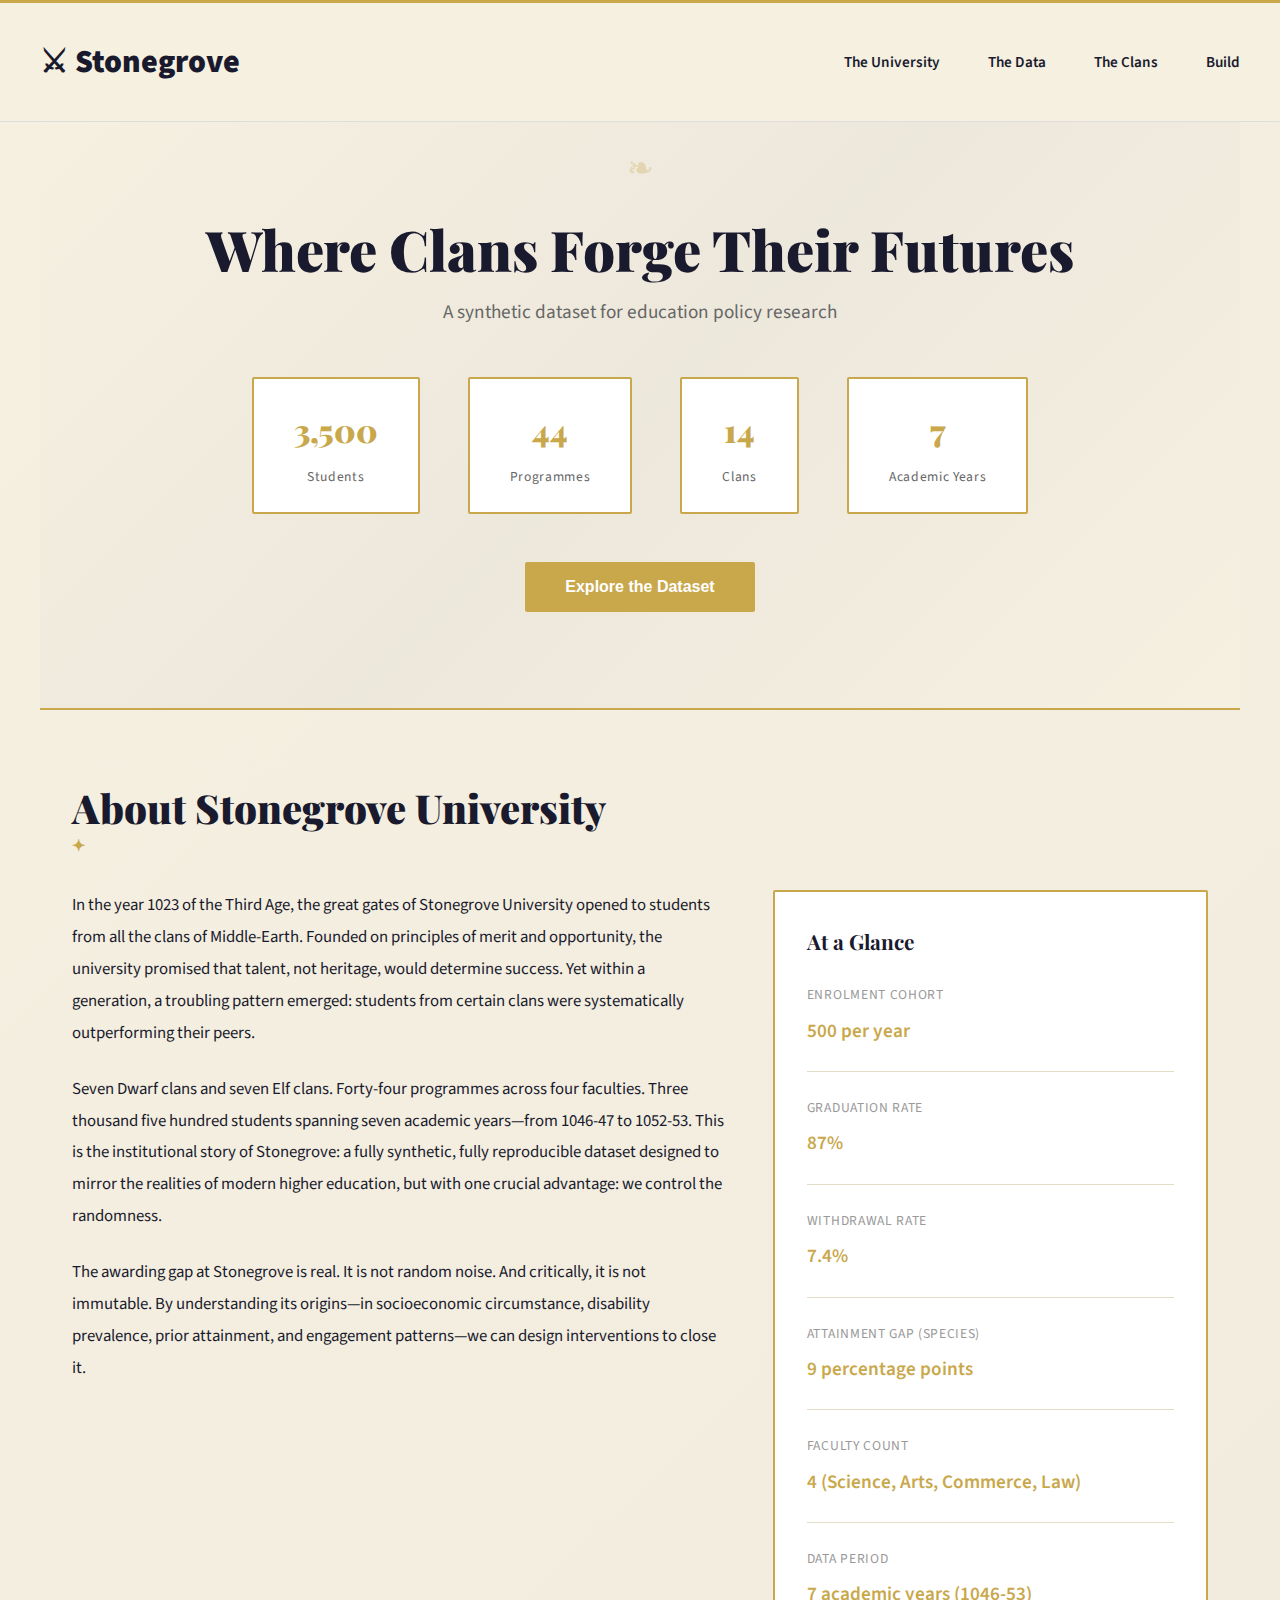
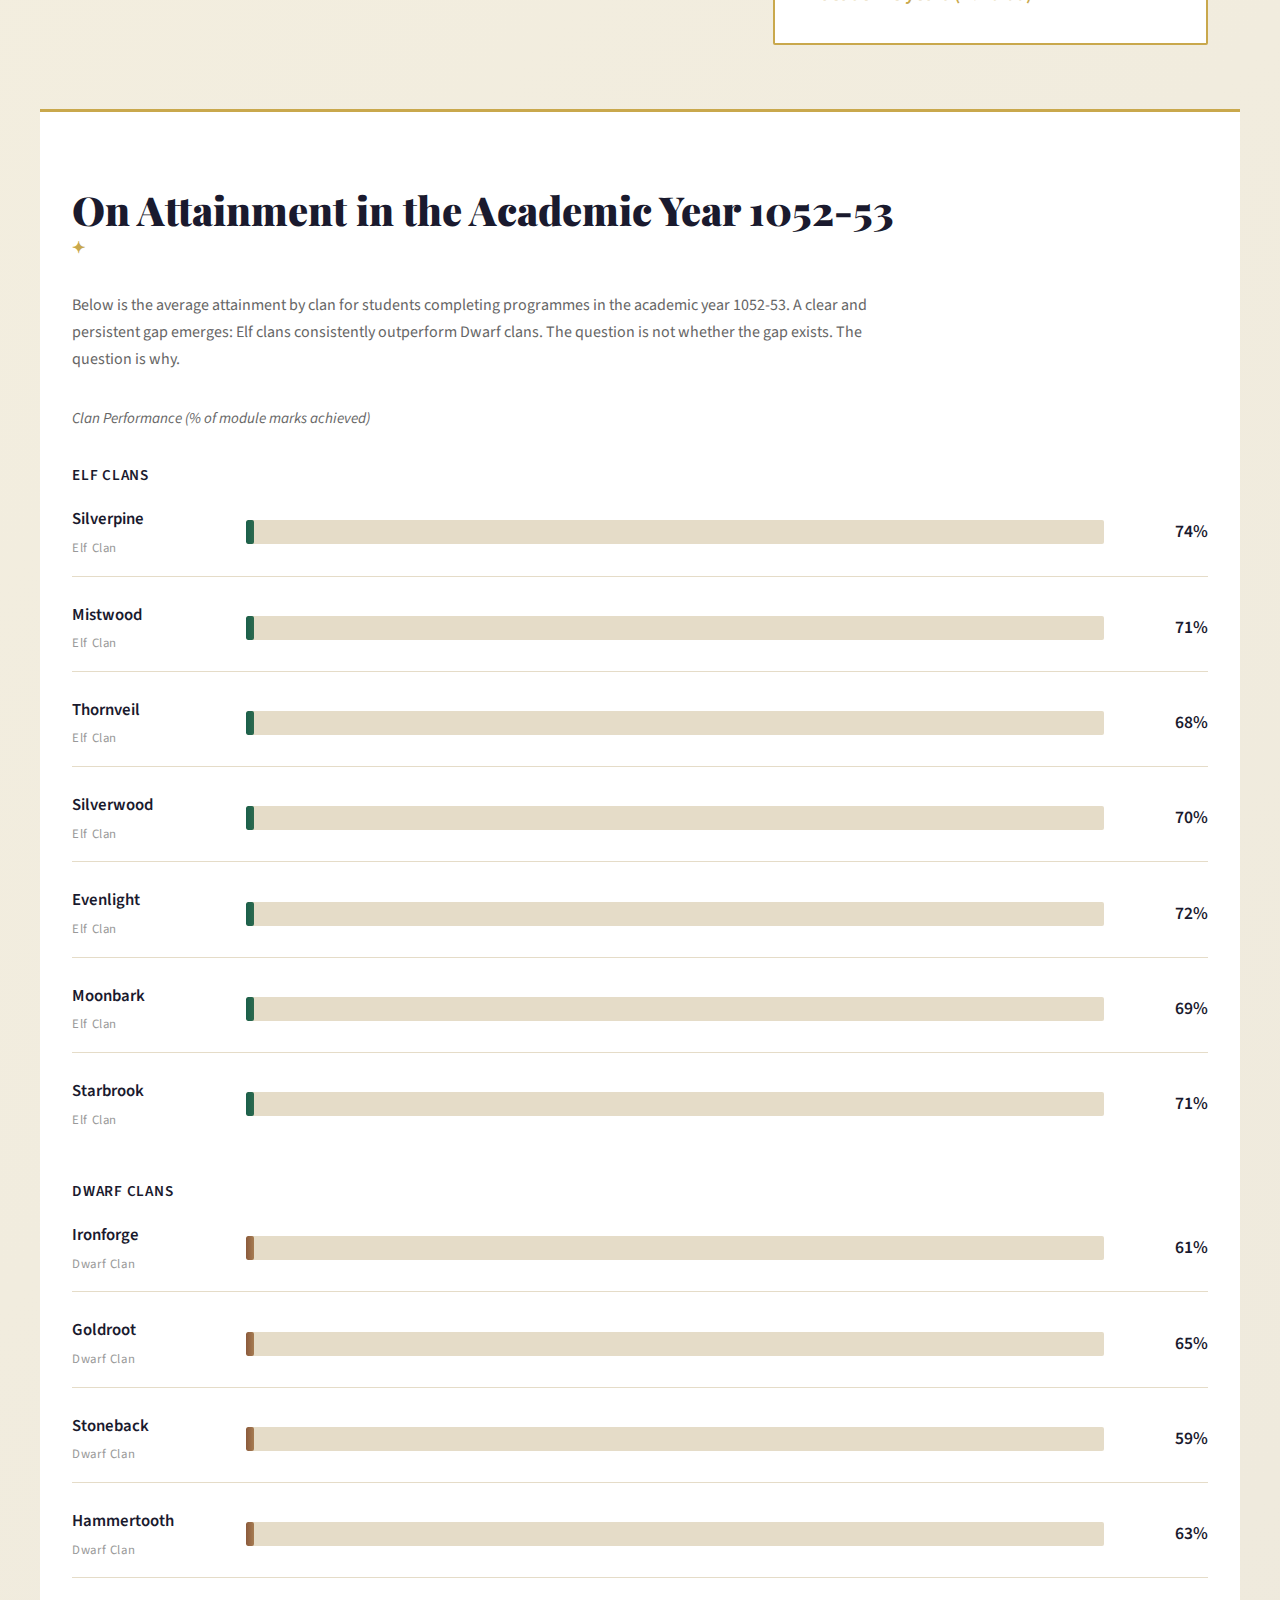
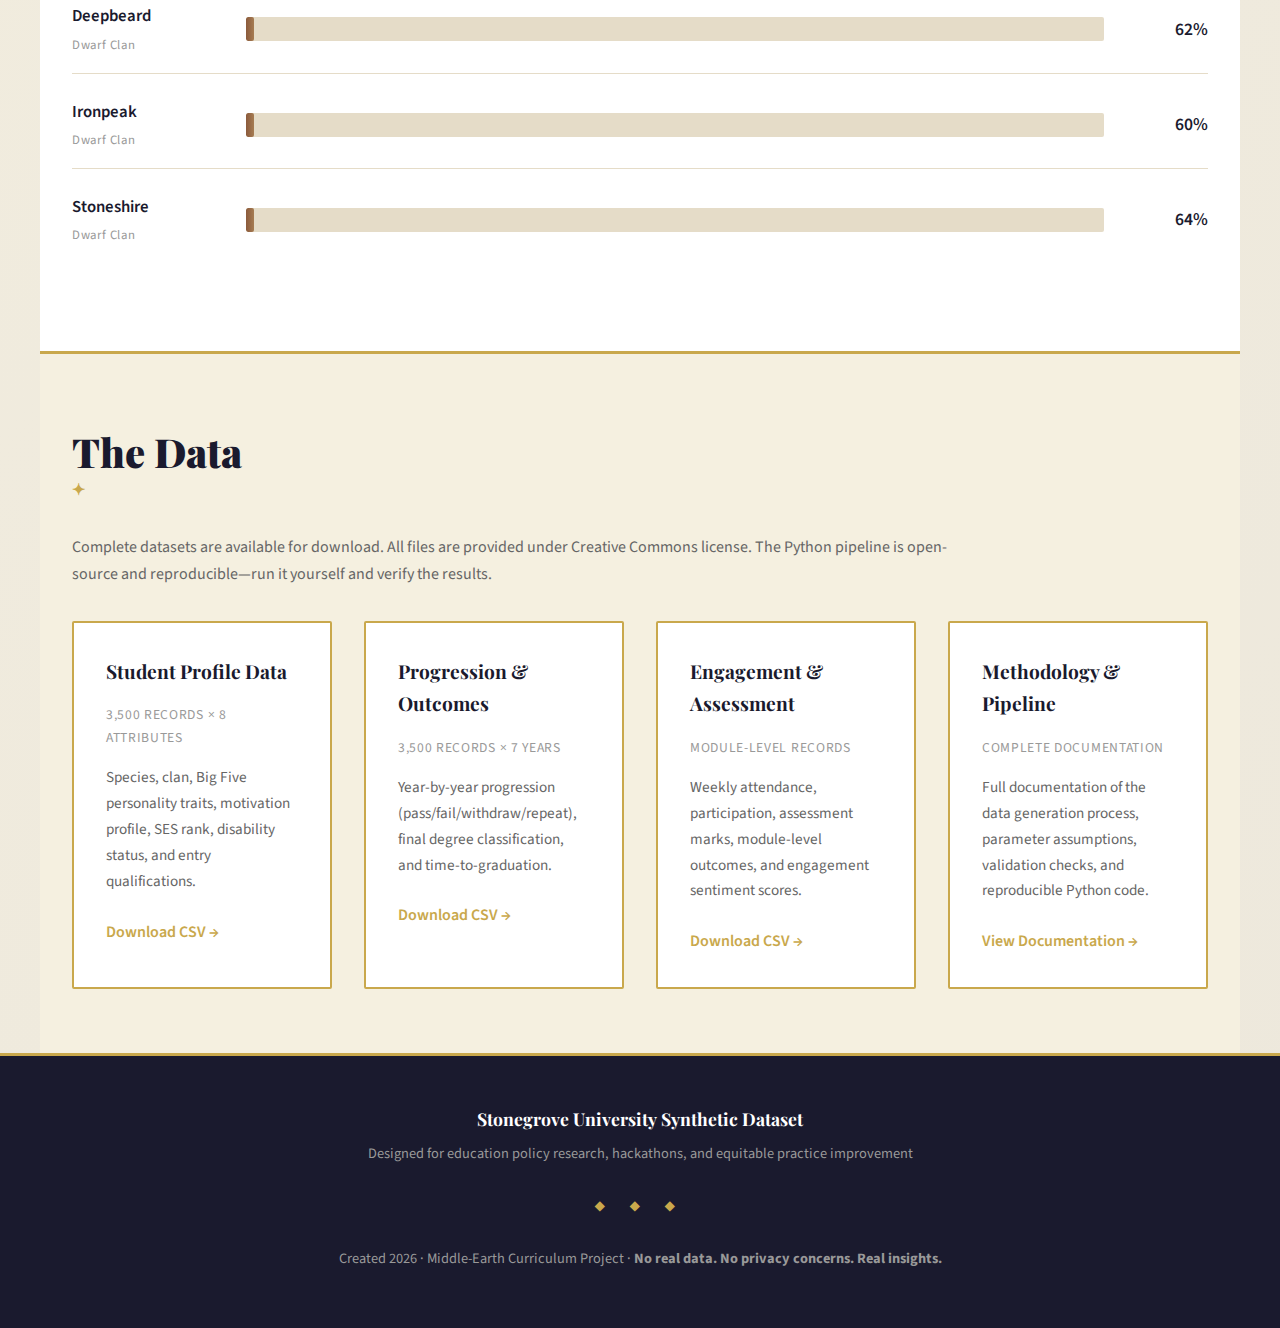
<file: mockup-dark-academia.html>
<!DOCTYPE html>
<html lang="en">
<head>
    <meta charset="UTF-8">
    <meta name="viewport" content="width=device-width, initial-scale=1.0">
    <title>Stonegrove University — The Clans, The Curriculum, The Data</title>
    <link href="https://fonts.googleapis.com/css2?family=Playfair+Display:wght@700;900&family=Source+Sans+3:wght@400;600&display=swap" rel="stylesheet">
    <style>
        * {
            margin: 0;
            padding: 0;
            box-sizing: border-box;
        }

        body {
            font-family: "Source Sans 3", sans-serif;
            background: linear-gradient(135deg, #f5f0e0 0%, #ede8dc 100%);
            color: #1a1a2e;
            line-height: 1.7;
        }

        /* Header */
        header {
            border-top: 3px solid #c9a84c;
            background: #f5f0e0;
            padding: 2rem;
            border-bottom: 1px solid #ddd;
        }

        nav {
            max-width: 1200px;
            margin: 0 auto;
            display: flex;
            justify-content: space-between;
            align-items: center;
        }

        .crest {
            font-size: 2rem;
            font-weight: 900;
        }

        nav .links {
            display: flex;
            gap: 3rem;
            list-style: none;
        }

        nav a {
            text-decoration: none;
            color: #1a1a2e;
            font-weight: 600;
            transition: color 0.3s;
            font-size: 0.95rem;
        }

        nav a:hover {
            color: #c9a84c;
        }

        /* Hero Section */
        .hero {
            background: linear-gradient(135deg, #f5f0e0 0%, #ede8dc 50%, #f5f0e0 100%);
            padding: 6rem 2rem;
            text-align: center;
            border-bottom: 2px solid #c9a84c;
            position: relative;
            overflow: hidden;
        }

        .hero::before {
            content: "❧";
            position: absolute;
            top: 20px;
            left: 50%;
            transform: translateX(-50%);
            font-size: 2rem;
            color: #c9a84c;
            opacity: 0.3;
        }

        .hero h1 {
            font-family: "Playfair Display", serif;
            font-size: 3.5rem;
            font-weight: 900;
            color: #1a1a2e;
            margin-bottom: 1rem;
            line-height: 1.1;
        }

        .hero .tagline {
            color: #666;
            font-size: 1.2rem;
            margin-bottom: 3rem;
            font-weight: 400;
        }

        .hero-stats {
            display: flex;
            gap: 3rem;
            justify-content: center;
            margin-bottom: 3rem;
            flex-wrap: wrap;
        }

        .stat-box {
            background: white;
            padding: 1.5rem 2.5rem;
            border: 2px solid #c9a84c;
            border-radius: 2px;
            text-align: center;
        }

        .stat-box .number {
            font-size: 2rem;
            font-weight: 900;
            color: #c9a84c;
            font-family: "Playfair Display", serif;
        }

        .stat-box .label {
            font-size: 0.85rem;
            color: #666;
            margin-top: 0.5rem;
            letter-spacing: 0.05em;
        }

        .cta-hero {
            display: inline-block;
            padding: 1rem 2.5rem;
            background: #c9a84c;
            color: white;
            border: none;
            font-weight: 600;
            cursor: pointer;
            text-decoration: none;
            transition: all 0.3s;
            border-radius: 2px;
            font-size: 1rem;
        }

        .cta-hero:hover {
            background: #a68b3a;
            transform: translateY(-2px);
            box-shadow: 0 8px 16px rgba(0,0,0,0.1);
        }

        /* Section Wrapper */
        section {
            padding: 4rem 2rem;
            max-width: 1200px;
            margin: 0 auto;
        }

        section h2 {
            font-family: "Playfair Display", serif;
            font-size: 2.5rem;
            font-weight: 900;
            margin-bottom: 2rem;
            color: #1a1a2e;
            position: relative;
            padding-bottom: 1rem;
        }

        section h2::after {
            content: "✦";
            display: block;
            position: absolute;
            left: 0;
            bottom: 0;
            color: #c9a84c;
            font-size: 1rem;
        }

        /* About Section */
        .about {
            display: grid;
            grid-template-columns: 1.5fr 1fr;
            gap: 3rem;
            align-items: start;
        }

        .about-text {
            font-size: 1.05rem;
            line-height: 1.9;
        }

        .about-text p {
            margin-bottom: 1.5rem;
        }

        .about-text strong {
            color: #1a1a2e;
            font-weight: 600;
        }

        .key-facts {
            background: white;
            border: 2px solid #c9a84c;
            padding: 2rem;
            border-radius: 2px;
        }

        .key-facts h3 {
            font-family: "Playfair Display", serif;
            font-size: 1.3rem;
            margin-bottom: 1.5rem;
            color: #1a1a2e;
        }

        .fact-item {
            margin-bottom: 1.5rem;
            padding-bottom: 1.5rem;
            border-bottom: 1px solid #e5dcc8;
        }

        .fact-item:last-child {
            margin-bottom: 0;
            padding-bottom: 0;
            border-bottom: none;
        }

        .fact-label {
            font-size: 0.85rem;
            color: #999;
            letter-spacing: 0.05em;
            text-transform: uppercase;
        }

        .fact-value {
            font-size: 1.2rem;
            font-weight: 600;
            color: #c9a84c;
            margin-top: 0.5rem;
        }

        /* Gap Section */
        .gap-section {
            background: white;
            border-top: 3px solid #c9a84c;
            border-bottom: 3px solid #c9a84c;
        }

        /* Clan Chart */
        .clan-chart {
            margin-top: 2rem;
        }

        .chart-header {
            font-style: italic;
            color: #666;
            margin-bottom: 2rem;
            font-size: 0.95rem;
        }

        .clan-row {
            display: grid;
            grid-template-columns: 150px 1fr 80px;
            gap: 1.5rem;
            align-items: center;
            margin-bottom: 1.5rem;
            padding-bottom: 1rem;
            border-bottom: 1px solid #e5dcc8;
        }

        .clan-row:last-child {
            border-bottom: none;
        }

        .clan-name {
            font-weight: 600;
            color: #1a1a2e;
            font-size: 1.05rem;
        }

        .clan-species {
            font-size: 0.8rem;
            color: #999;
            letter-spacing: 0.05em;
            display: block;
            margin-top: 0.25rem;
        }

        .clan-bar {
            background: #e5dcc8;
            height: 24px;
            border-radius: 2px;
            position: relative;
            overflow: hidden;
        }

        .clan-bar-fill {
            height: 100%;
            background: linear-gradient(90deg, #2d6a4f 0%, #52b788 100%);
            border-radius: 2px;
            transition: width 0.8s cubic-bezier(0.34, 1.56, 0.64, 1);
            display: flex;
            align-items: center;
            justify-content: flex-end;
            padding-right: 0.5rem;
            color: white;
            font-weight: 600;
            font-size: 0.85rem;
        }

        .clan-row.elf .clan-bar-fill {
            background: linear-gradient(90deg, #1a5f4a 0%, #2d6a4f 100%);
        }

        .clan-row.dwarf .clan-bar-fill {
            background: linear-gradient(90deg, #8b5a3c 0%, #a67c52 100%);
        }

        .grade-percent {
            text-align: right;
            font-weight: 600;
            color: #1a1a2e;
            font-size: 1.1rem;
        }

        /* Data Section */
        .data-section {
            background: #f5f0e0;
            padding: 4rem 2rem;
        }

        .data-cards {
            display: grid;
            grid-template-columns: repeat(auto-fit, minmax(250px, 1fr));
            gap: 2rem;
            margin-top: 2rem;
        }

        .data-card {
            background: white;
            border: 2px solid #c9a84c;
            padding: 2rem;
            border-radius: 2px;
            transition: all 0.3s;
        }

        .data-card:hover {
            box-shadow: 0 8px 24px rgba(0,0,0,0.1);
            transform: translateY(-2px);
        }

        .data-card h3 {
            font-family: "Playfair Display", serif;
            font-size: 1.2rem;
            margin-bottom: 1rem;
            color: #1a1a2e;
        }

        .data-card p {
            color: #666;
            font-size: 0.95rem;
            margin-bottom: 1.5rem;
            line-height: 1.7;
        }

        .data-meta {
            font-size: 0.85rem;
            color: #999;
            text-transform: uppercase;
            letter-spacing: 0.05em;
            margin-bottom: 1rem;
        }

        .download-link {
            display: inline-block;
            color: #c9a84c;
            text-decoration: none;
            font-weight: 600;
            transition: all 0.3s;
        }

        .download-link:hover {
            color: #1a1a2e;
            text-decoration: underline;
        }

        /* Footer */
        footer {
            background: #1a1a2e;
            color: #999;
            text-align: center;
            padding: 3rem 2rem;
            border-top: 3px solid #c9a84c;
        }

        footer h3 {
            color: white;
            margin-bottom: 0.5rem;
            font-family: "Playfair Display", serif;
            font-size: 1.1rem;
        }

        footer p {
            margin-bottom: 0.5rem;
            font-size: 0.9rem;
        }

        .footer-divider {
            color: #c9a84c;
            font-size: 1.2rem;
            margin: 1.5rem 0;
            letter-spacing: 0.5em;
        }

        /* Animations */
        .bar-animate {
            width: 0 !important;
        }

        .bar-animate.visible {
            animation: barGrow 0.8s cubic-bezier(0.34, 1.56, 0.64, 1) forwards;
        }

        @keyframes barGrow {
            to {
                width: var(--width) !important;
            }
        }

        /* Responsive */
        @media (max-width: 768px) {
            .hero h1 {
                font-size: 2.5rem;
            }

            .about {
                grid-template-columns: 1fr;
            }

            nav .links {
                gap: 1rem;
                font-size: 0.9rem;
            }

            section {
                padding: 2rem 1rem;
            }

            .clan-row {
                grid-template-columns: 100px 1fr 70px;
            }
        }
    </style>
</head>
<body>
    <!-- Header -->
    <header>
        <nav>
            <div class="crest">⚔ Stonegrove</div>
            <ul class="links">
                <li><a href="#about">The University</a></li>
                <li><a href="#gap">The Data</a></li>
                <li><a href="#clans">The Clans</a></li>
                <li><a href="#download">Build</a></li>
            </ul>
        </nav>
    </header>

    <!-- Hero -->
    <section class="hero">
        <h1>Where Clans Forge Their Futures</h1>
        <p class="tagline">A synthetic dataset for education policy research</p>
        
        <div class="hero-stats">
            <div class="stat-box">
                <div class="number">3,500</div>
                <div class="label">Students</div>
            </div>
            <div class="stat-box">
                <div class="number">44</div>
                <div class="label">Programmes</div>
            </div>
            <div class="stat-box">
                <div class="number">14</div>
                <div class="label">Clans</div>
            </div>
            <div class="stat-box">
                <div class="number">7</div>
                <div class="label">Academic Years</div>
            </div>
        </div>

        <button class="cta-hero">Explore the Dataset</button>
    </section>

    <!-- About -->
    <section id="about">
        <h2>About Stonegrove University</h2>
        
        <div class="about">
            <div class="about-text">
                <p>
                    In the year 1023 of the Third Age, the great gates of Stonegrove University opened to students from all the clans of Middle-Earth. Founded on principles of merit and opportunity, the university promised that talent, not heritage, would determine success. Yet within a generation, a troubling pattern emerged: students from certain clans were systematically outperforming their peers.
                </p>
                
                <p>
                    Seven Dwarf clans and seven Elf clans. Forty-four programmes across four faculties. Three thousand five hundred students spanning seven academic years—from 1046-47 to 1052-53. This is the institutional story of Stonegrove: a fully synthetic, fully reproducible dataset designed to mirror the realities of modern higher education, but with one crucial advantage: we control the randomness.
                </p>

                <p>
                    The awarding gap at Stonegrove is real. It is not random noise. And critically, it is not immutable. By understanding its origins—in socioeconomic circumstance, disability prevalence, prior attainment, and engagement patterns—we can design interventions to close it.
                </p>
            </div>

            <div class="key-facts">
                <h3>At a Glance</h3>
                
                <div class="fact-item">
                    <div class="fact-label">Enrolment Cohort</div>
                    <div class="fact-value">500 per year</div>
                </div>

                <div class="fact-item">
                    <div class="fact-label">Graduation Rate</div>
                    <div class="fact-value">87%</div>
                </div>

                <div class="fact-item">
                    <div class="fact-label">Withdrawal Rate</div>
                    <div class="fact-value">7.4%</div>
                </div>

                <div class="fact-item">
                    <div class="fact-label">Attainment Gap (Species)</div>
                    <div class="fact-value">9 percentage points</div>
                </div>

                <div class="fact-item">
                    <div class="fact-label">Faculty Count</div>
                    <div class="fact-value">4 (Science, Arts, Commerce, Law)</div>
                </div>

                <div class="fact-item">
                    <div class="fact-label">Data Period</div>
                    <div class="fact-value">7 academic years (1046-53)</div>
                </div>
            </div>
        </div>
    </section>

    <!-- Gap / Clans Section -->
    <section class="gap-section" id="gap">
        <h2>On Attainment in the Academic Year 1052-53</h2>
        
        <p style="color: #666; max-width: 800px; margin-bottom: 2rem;">
            Below is the average attainment by clan for students completing programmes in the academic year 1052-53. A clear and persistent gap emerges: Elf clans consistently outperform Dwarf clans. The question is not whether the gap exists. The question is why.
        </p>

        <div class="clan-chart">
            <div class="chart-header">Clan Performance (% of module marks achieved)</div>

            <!-- Elf Clans -->
            <div style="margin-bottom: 2rem;">
                <div style="font-weight: 600; color: #1a1a2e; margin-bottom: 1rem; font-size: 0.95rem; text-transform: uppercase; letter-spacing: 0.05em;">Elf Clans</div>
                
                <div class="clan-row elf">
                    <div>
                        <div class="clan-name">Silverpine</div>
                        <div class="clan-species">Elf Clan</div>
                    </div>
                    <div class="clan-bar">
                        <div class="clan-bar-fill bar-animate" style="--width: 74%;"></div>
                    </div>
                    <div class="grade-percent">74%</div>
                </div>

                <div class="clan-row elf">
                    <div>
                        <div class="clan-name">Mistwood</div>
                        <div class="clan-species">Elf Clan</div>
                    </div>
                    <div class="clan-bar">
                        <div class="clan-bar-fill bar-animate" style="--width: 71%;"></div>
                    </div>
                    <div class="grade-percent">71%</div>
                </div>

                <div class="clan-row elf">
                    <div>
                        <div class="clan-name">Thornveil</div>
                        <div class="clan-species">Elf Clan</div>
                    </div>
                    <div class="clan-bar">
                        <div class="clan-bar-fill bar-animate" style="--width: 68%;"></div>
                    </div>
                    <div class="grade-percent">68%</div>
                </div>

                <div class="clan-row elf">
                    <div>
                        <div class="clan-name">Silverwood</div>
                        <div class="clan-species">Elf Clan</div>
                    </div>
                    <div class="clan-bar">
                        <div class="clan-bar-fill bar-animate" style="--width: 70%;"></div>
                    </div>
                    <div class="grade-percent">70%</div>
                </div>

                <div class="clan-row elf">
                    <div>
                        <div class="clan-name">Evenlight</div>
                        <div class="clan-species">Elf Clan</div>
                    </div>
                    <div class="clan-bar">
                        <div class="clan-bar-fill bar-animate" style="--width: 72%;"></div>
                    </div>
                    <div class="grade-percent">72%</div>
                </div>

                <div class="clan-row elf">
                    <div>
                        <div class="clan-name">Moonbark</div>
                        <div class="clan-species">Elf Clan</div>
                    </div>
                    <div class="clan-bar">
                        <div class="clan-bar-fill bar-animate" style="--width: 69%;"></div>
                    </div>
                    <div class="grade-percent">69%</div>
                </div>

                <div class="clan-row elf">
                    <div>
                        <div class="clan-name">Starbrook</div>
                        <div class="clan-species">Elf Clan</div>
                    </div>
                    <div class="clan-bar">
                        <div class="clan-bar-fill bar-animate" style="--width: 71%;"></div>
                    </div>
                    <div class="grade-percent">71%</div>
                </div>
            </div>

            <!-- Dwarf Clans -->
            <div>
                <div style="font-weight: 600; color: #1a1a2e; margin-bottom: 1rem; font-size: 0.95rem; text-transform: uppercase; letter-spacing: 0.05em;">Dwarf Clans</div>
                
                <div class="clan-row dwarf">
                    <div>
                        <div class="clan-name">Ironforge</div>
                        <div class="clan-species">Dwarf Clan</div>
                    </div>
                    <div class="clan-bar">
                        <div class="clan-bar-fill bar-animate" style="--width: 61%;"></div>
                    </div>
                    <div class="grade-percent">61%</div>
                </div>

                <div class="clan-row dwarf">
                    <div>
                        <div class="clan-name">Goldroot</div>
                        <div class="clan-species">Dwarf Clan</div>
                    </div>
                    <div class="clan-bar">
                        <div class="clan-bar-fill bar-animate" style="--width: 65%;"></div>
                    </div>
                    <div class="grade-percent">65%</div>
                </div>

                <div class="clan-row dwarf">
                    <div>
                        <div class="clan-name">Stoneback</div>
                        <div class="clan-species">Dwarf Clan</div>
                    </div>
                    <div class="clan-bar">
                        <div class="clan-bar-fill bar-animate" style="--width: 59%;"></div>
                    </div>
                    <div class="grade-percent">59%</div>
                </div>

                <div class="clan-row dwarf">
                    <div>
                        <div class="clan-name">Hammertooth</div>
                        <div class="clan-species">Dwarf Clan</div>
                    </div>
                    <div class="clan-bar">
                        <div class="clan-bar-fill bar-animate" style="--width: 63%;"></div>
                    </div>
                    <div class="grade-percent">63%</div>
                </div>

                <div class="clan-row dwarf">
                    <div>
                        <div class="clan-name">Deepbeard</div>
                        <div class="clan-species">Dwarf Clan</div>
                    </div>
                    <div class="clan-bar">
                        <div class="clan-bar-fill bar-animate" style="--width: 62%;"></div>
                    </div>
                    <div class="grade-percent">62%</div>
                </div>

                <div class="clan-row dwarf">
                    <div>
                        <div class="clan-name">Ironpeak</div>
                        <div class="clan-species">Dwarf Clan</div>
                    </div>
                    <div class="clan-bar">
                        <div class="clan-bar-fill bar-animate" style="--width: 60%;"></div>
                    </div>
                    <div class="grade-percent">60%</div>
                </div>

                <div class="clan-row dwarf">
                    <div>
                        <div class="clan-name">Stoneshire</div>
                        <div class="clan-species">Dwarf Clan</div>
                    </div>
                    <div class="clan-bar">
                        <div class="clan-bar-fill bar-animate" style="--width: 64%;"></div>
                    </div>
                    <div class="grade-percent">64%</div>
                </div>
            </div>
        </div>
    </section>

    <!-- Data Downloads -->
    <section class="data-section" id="download">
        <h2>The Data</h2>
        
        <p style="color: #666; max-width: 900px; margin-bottom: 2rem;">
            Complete datasets are available for download. All files are provided under Creative Commons license. The Python pipeline is open-source and reproducible—run it yourself and verify the results.
        </p>

        <div class="data-cards">
            <div class="data-card">
                <h3>Student Profile Data</h3>
                <div class="data-meta">3,500 records × 8 attributes</div>
                <p>Species, clan, Big Five personality traits, motivation profile, SES rank, disability status, and entry qualifications.</p>
                <a href="#" class="download-link">Download CSV →</a>
            </div>

            <div class="data-card">
                <h3>Progression & Outcomes</h3>
                <div class="data-meta">3,500 records × 7 years</div>
                <p>Year-by-year progression (pass/fail/withdraw/repeat), final degree classification, and time-to-graduation.</p>
                <a href="#" class="download-link">Download CSV →</a>
            </div>

            <div class="data-card">
                <h3>Engagement & Assessment</h3>
                <div class="data-meta">Module-level records</div>
                <p>Weekly attendance, participation, assessment marks, module-level outcomes, and engagement sentiment scores.</p>
                <a href="#" class="download-link">Download CSV →</a>
            </div>

            <div class="data-card">
                <h3>Methodology & Pipeline</h3>
                <div class="data-meta">Complete documentation</div>
                <p>Full documentation of the data generation process, parameter assumptions, validation checks, and reproducible Python code.</p>
                <a href="#" class="download-link">View Documentation →</a>
            </div>
        </div>
    </section>

    <!-- Footer -->
    <footer>
        <h3>Stonegrove University Synthetic Dataset</h3>
        <p>Designed for education policy research, hackathons, and equitable practice improvement</p>
        <div class="footer-divider">◆ ◆ ◆</div>
        <p>Created 2026 · Middle-Earth Curriculum Project · <strong>No real data. No privacy concerns. Real insights.</strong></p>
    </footer>

    <script>
        // Intersection Observer for bar animations
        const observer = new IntersectionObserver((entries) => {
            entries.forEach(entry => {
                if (entry.isIntersecting) {
                    entry.target.classList.add('visible');
                }
            });
        }, { threshold: 0.1 });

        document.querySelectorAll('.bar-animate').forEach(el => observer.observe(el));
    </script>
</body>
</html>
</file>
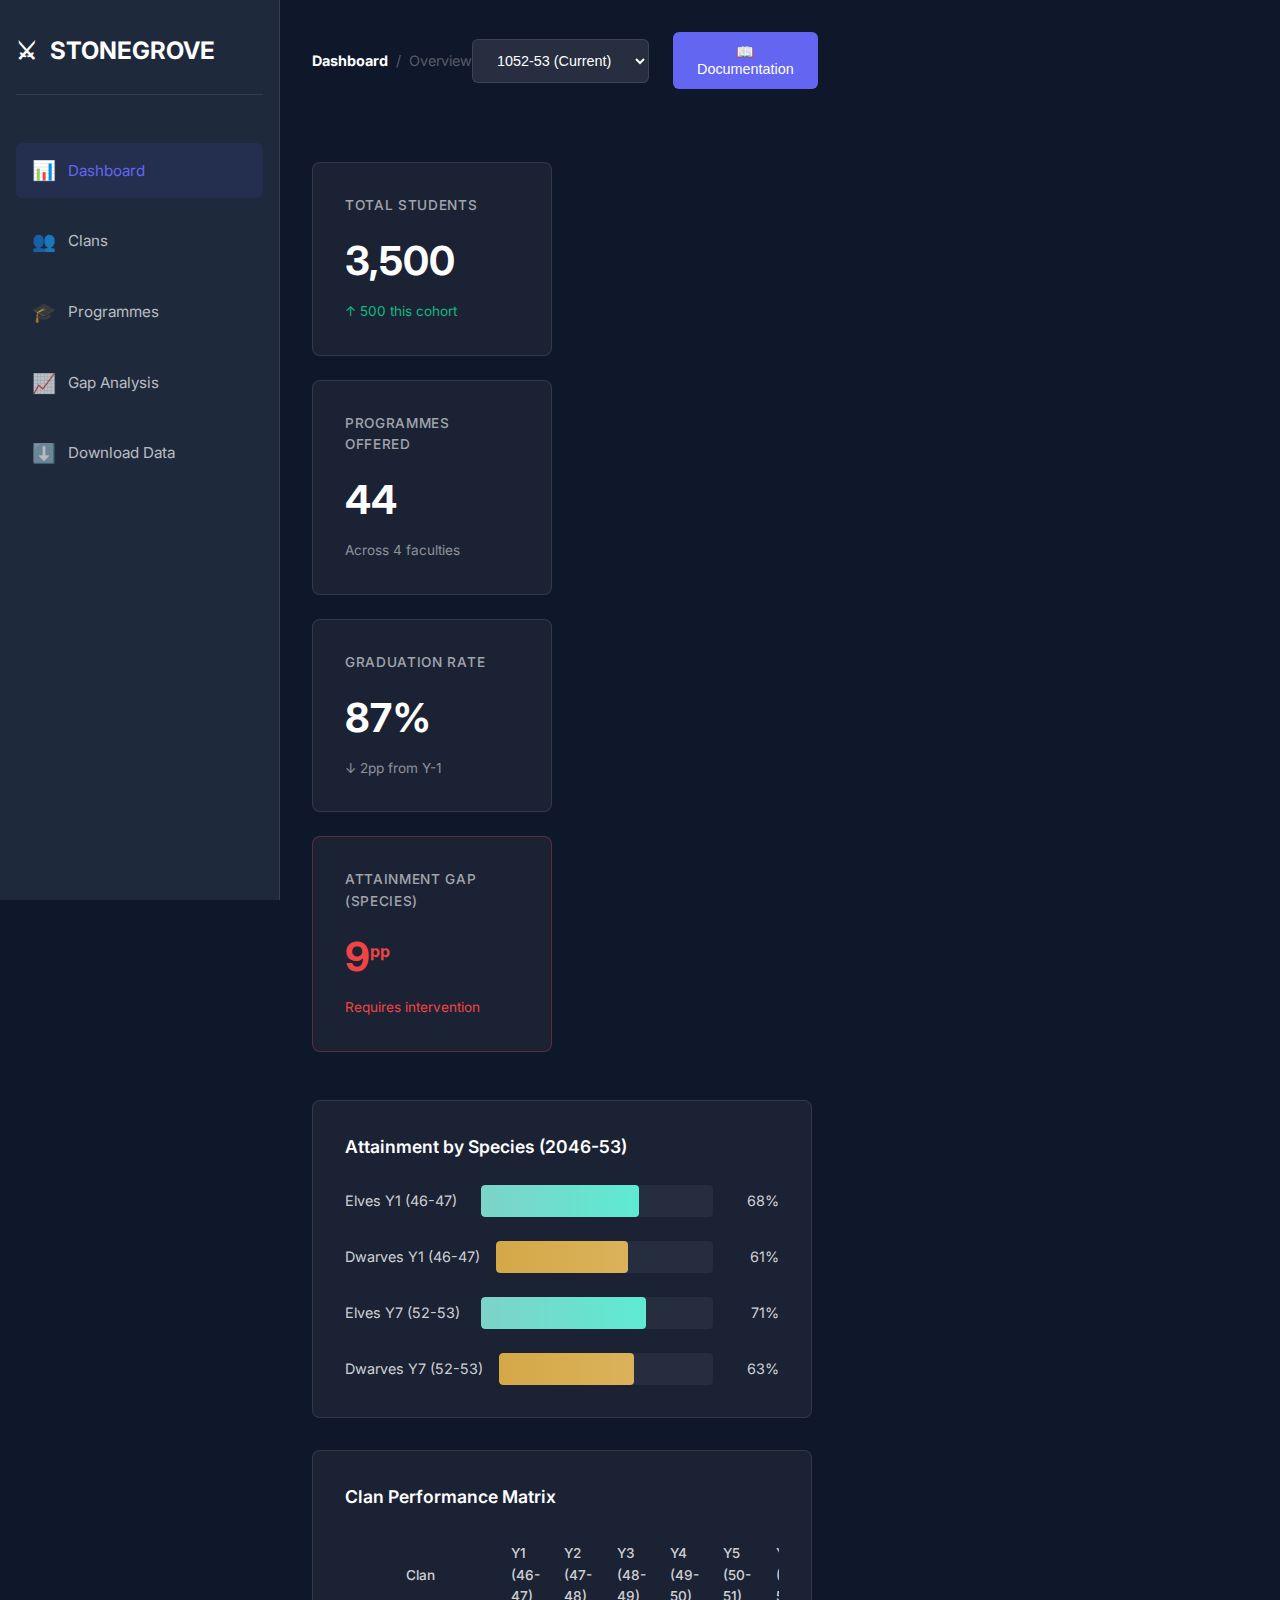
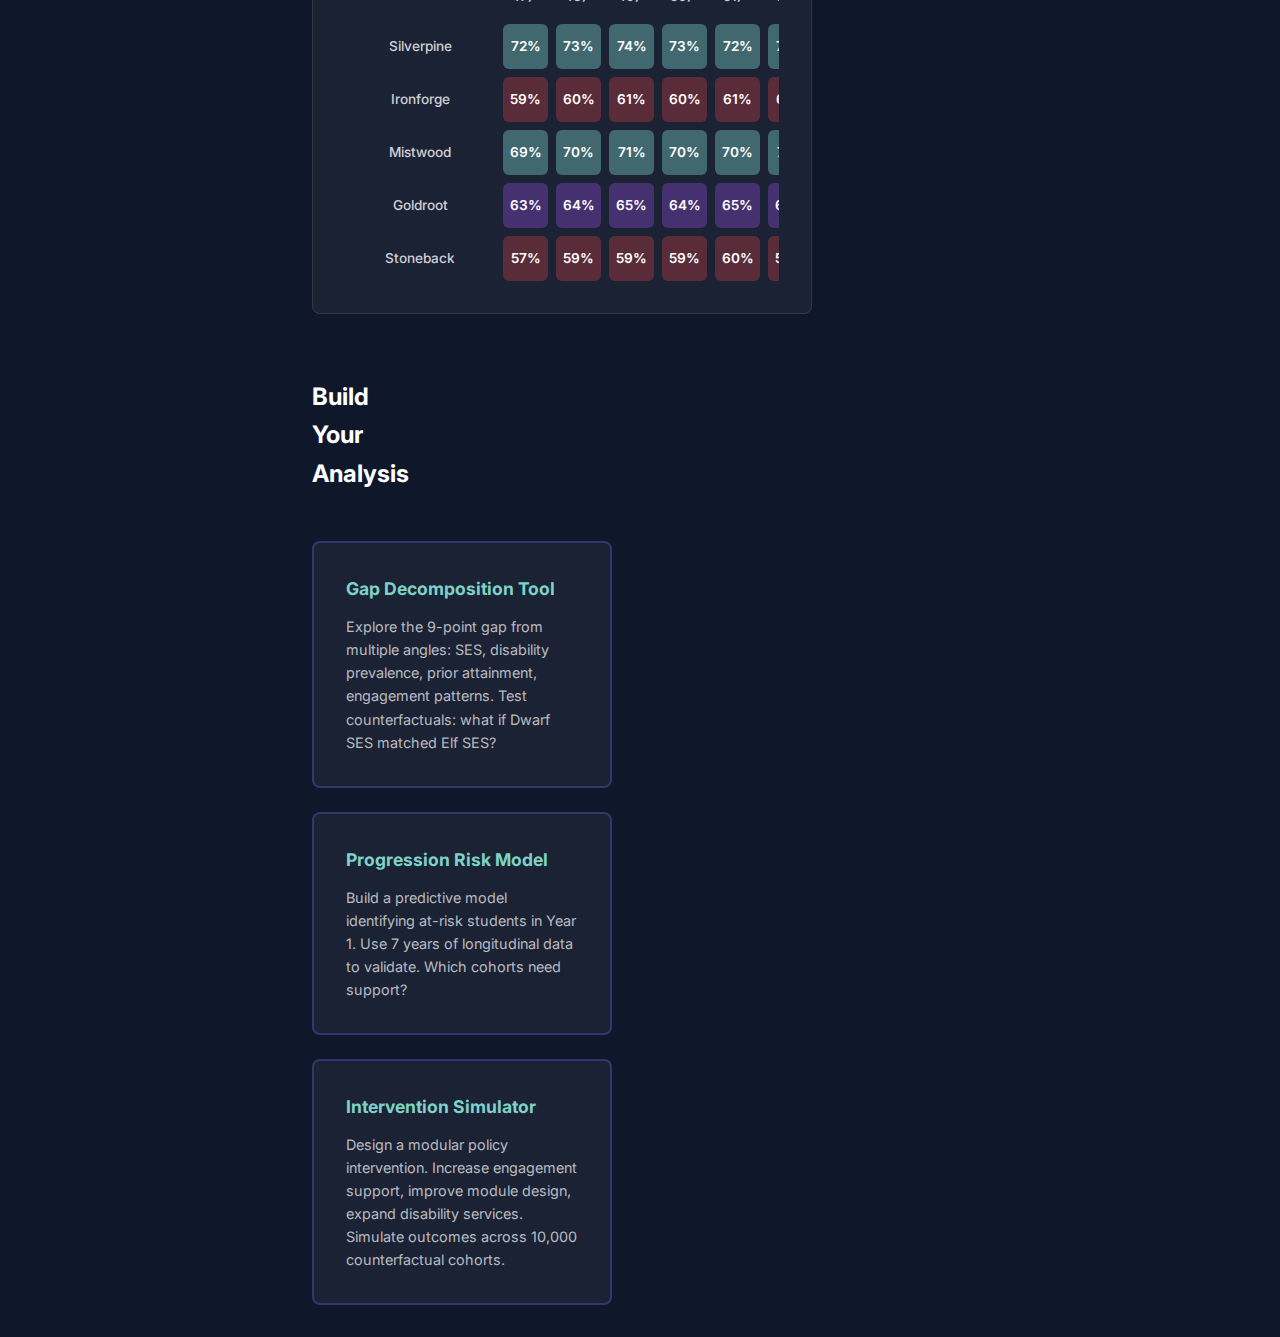
<file: mockup-fantasy-dashboard.html>
<!DOCTYPE html>
<html lang="en">
<head>
    <meta charset="UTF-8">
    <meta name="viewport" content="width=device-width, initial-scale=1.0">
    <title>Stonegrove Analytics — Student Outcomes Dashboard</title>
    <link href="https://fonts.googleapis.com/css2?family=Inter:wght@400;500;600;700&display=swap" rel="stylesheet">
    <style>
        * {
            margin: 0;
            padding: 0;
            box-sizing: border-box;
        }

        :root {
            --slate: #0f172a;
            --slate-800: #1e293b;
            --slate-700: #334155;
            --slate-600: #475569;
            --slate-200: #e2e8f0;
            --indigo: #6366f1;
            --indigo-dark: #4f46e5;
            --teal: #7dd3c8;
            --gold: #d4a847;
            --red: #ef4444;
            --green: #10b981;
        }

        body {
            font-family: "Inter", sans-serif;
            background: var(--slate);
            color: white;
            line-height: 1.6;
        }

        /* Main Layout */
        .container {
            display: grid;
            grid-template-columns: 280px 1fr;
            min-height: 100vh;
        }

        /* Sidebar */
        sidebar {
            background: var(--slate-800);
            border-right: 1px solid rgba(255, 255, 255, 0.1);
            padding: 2rem 1rem;
            position: fixed;
            left: 0;
            top: 0;
            height: 100vh;
            width: 280px;
            overflow-y: auto;
        }

        sidebar .logo {
            font-size: 1.5rem;
            font-weight: 700;
            margin-bottom: 3rem;
            display: flex;
            align-items: center;
            gap: 0.75rem;
            padding-bottom: 1.5rem;
            border-bottom: 1px solid rgba(255, 255, 255, 0.1);
        }

        sidebar nav {
            display: flex;
            flex-direction: column;
            gap: 1rem;
        }

        sidebar nav a {
            display: flex;
            align-items: center;
            gap: 0.75rem;
            padding: 0.75rem 1rem;
            border-radius: 6px;
            text-decoration: none;
            color: rgba(255, 255, 255, 0.7);
            transition: all 0.3s;
            font-size: 0.95rem;
        }

        sidebar nav a:hover,
        sidebar nav a.active {
            background: rgba(99, 102, 241, 0.1);
            color: var(--indigo);
        }

        sidebar nav a .icon {
            font-size: 1.2rem;
            flex-shrink: 0;
        }

        /* Main Content */
        main {
            margin-left: 280px;
            padding: 2rem;
        }

        /* Top Bar */
        .topbar {
            display: flex;
            justify-content: space-between;
            align-items: center;
            margin-bottom: 3rem;
            padding-bottom: 1.5rem;
            border-bottom: 1px solid rgba(255, 255, 255, 0.1);
        }

        .breadcrumb {
            display: flex;
            align-items: center;
            gap: 0.5rem;
            font-size: 0.9rem;
            color: rgba(255, 255, 255, 0.5);
        }

        .breadcrumb span {
            color: rgba(255, 255, 255, 0.3);
        }

        .breadcrumb strong {
            color: white;
        }

        .topbar-actions {
            display: flex;
            align-items: center;
            gap: 1.5rem;
        }

        .year-selector {
            background: rgba(255, 255, 255, 0.1);
            border: 1px solid rgba(255, 255, 255, 0.1);
            color: white;
            padding: 0.75rem 1.25rem;
            border-radius: 6px;
            cursor: pointer;
            font-size: 0.9rem;
            transition: all 0.3s;
        }

        .year-selector:hover {
            background: rgba(255, 255, 255, 0.15);
            border-color: var(--indigo);
        }

        .docs-btn {
            padding: 0.75rem 1.5rem;
            background: var(--indigo);
            color: white;
            border: none;
            border-radius: 6px;
            cursor: pointer;
            font-size: 0.9rem;
            font-weight: 500;
            transition: all 0.3s;
        }

        .docs-btn:hover {
            background: var(--indigo-dark);
            transform: translateY(-2px);
        }

        /* Stat Cards */
        .stat-cards {
            display: grid;
            grid-template-columns: repeat(auto-fit, minmax(240px, 1fr));
            gap: 1.5rem;
            margin-bottom: 3rem;
        }

        .stat-card {
            background: rgba(255, 255, 255, 0.05);
            border: 1px solid rgba(255, 255, 255, 0.1);
            padding: 2rem;
            border-radius: 8px;
            transition: all 0.3s;
        }

        .stat-card:hover {
            background: rgba(255, 255, 255, 0.08);
            border-color: var(--indigo);
        }

        .stat-card.alert {
            border-color: rgba(239, 68, 68, 0.3);
        }

        .stat-card.alert:hover {
            border-color: var(--red);
        }

        .stat-label {
            font-size: 0.85rem;
            color: rgba(255, 255, 255, 0.6);
            text-transform: uppercase;
            letter-spacing: 0.05em;
            margin-bottom: 0.75rem;
            font-weight: 500;
        }

        .stat-value {
            font-size: 2.5rem;
            font-weight: 700;
            margin-bottom: 0.5rem;
        }

        .stat-card.alert .stat-value {
            color: var(--red);
        }

        .stat-change {
            font-size: 0.85rem;
            color: rgba(255, 255, 255, 0.5);
        }

        .stat-change.positive {
            color: var(--green);
        }

        .stat-change.negative {
            color: var(--red);
        }

        /* Charts Section */
        .charts {
            display: grid;
            grid-template-columns: repeat(auto-fit, minmax(500px, 1fr));
            gap: 2rem;
            margin-bottom: 3rem;
        }

        .chart-panel {
            background: rgba(255, 255, 255, 0.05);
            border: 1px solid rgba(255, 255, 255, 0.1);
            padding: 2rem;
            border-radius: 8px;
        }

        .chart-panel h3 {
            font-size: 1.1rem;
            margin-bottom: 1.5rem;
            font-weight: 600;
        }

        /* Bar Chart */
        .bar-chart {
            display: flex;
            flex-direction: column;
            gap: 1.5rem;
        }

        .bar-item {
            display: flex;
            align-items: center;
            gap: 1rem;
        }

        .bar-label {
            font-size: 0.9rem;
            min-width: 120px;
            color: rgba(255, 255, 255, 0.8);
        }

        .bar-container {
            flex: 1;
            height: 32px;
            background: rgba(255, 255, 255, 0.05);
            border-radius: 4px;
            overflow: hidden;
            position: relative;
        }

        .bar-fill {
            height: 100%;
            display: flex;
            align-items: center;
            padding-right: 0.5rem;
            justify-content: flex-end;
            font-weight: 600;
            font-size: 0.85rem;
            border-radius: 4px;
            transition: width 0.8s cubic-bezier(0.34, 1.56, 0.64, 1);
            background: linear-gradient(90deg, var(--indigo), var(--teal));
        }

        .bar-value {
            font-size: 0.9rem;
            min-width: 50px;
            text-align: right;
            color: rgba(255, 255, 255, 0.8);
        }

        /* Heatmap */
        .heatmap {
            overflow-x: auto;
        }

        .heatmap-grid {
            display: grid;
            grid-template-columns: 150px repeat(6, 1fr);
            gap: 8px;
        }

        .heatmap-cell {
            aspect-ratio: 1;
            display: flex;
            align-items: center;
            justify-content: center;
            border-radius: 6px;
            font-weight: 600;
            font-size: 0.85rem;
            color: white;
            cursor: pointer;
            transition: all 0.3s;
            position: relative;
        }

        .heatmap-cell:hover {
            transform: scale(1.1);
            z-index: 10;
            box-shadow: 0 8px 16px rgba(0, 0, 0, 0.3);
        }

        .heatmap-cell.low {
            background: rgba(239, 68, 68, 0.3);
        }

        .heatmap-cell.medium {
            background: rgba(168, 85, 247, 0.3);
        }

        .heatmap-cell.high {
            background: rgba(125, 211, 200, 0.4);
        }

        .heatmap-label {
            padding: 0.5rem;
            font-size: 0.85rem;
            color: rgba(255, 255, 255, 0.8);
            font-weight: 500;
            display: flex;
            align-items: center;
            justify-content: center;
        }

        /* Prompts Section */
        .prompts {
            display: grid;
            grid-template-columns: repeat(auto-fit, minmax(300px, 1fr));
            gap: 1.5rem;
            margin-top: 3rem;
        }

        .prompt-card {
            background: rgba(255, 255, 255, 0.05);
            border: 2px solid rgba(99, 102, 241, 0.3);
            padding: 2rem;
            border-radius: 8px;
            transition: all 0.3s;
        }

        .prompt-card:hover {
            border-color: var(--indigo);
            background: rgba(99, 102, 241, 0.1);
            box-shadow: 0 8px 24px rgba(99, 102, 241, 0.2);
        }

        .prompt-card h4 {
            font-size: 1.1rem;
            margin-bottom: 0.75rem;
            color: var(--teal);
        }

        .prompt-card p {
            color: rgba(255, 255, 255, 0.7);
            font-size: 0.9rem;
            line-height: 1.6;
        }

        /* Lore Tooltip */
        .lore-tooltip {
            position: absolute;
            bottom: -120px;
            left: 50%;
            transform: translateX(-50%);
            background: rgba(0, 0, 0, 0.9);
            border: 1px solid var(--indigo);
            padding: 1rem;
            border-radius: 6px;
            font-size: 0.8rem;
            white-space: nowrap;
            opacity: 0;
            pointer-events: none;
            transition: opacity 0.3s;
            z-index: 100;
        }

        .heatmap-cell:hover .lore-tooltip {
            opacity: 1;
        }

        /* Responsive */
        @media (max-width: 1200px) {
            .charts {
                grid-template-columns: 1fr;
            }
        }

        @media (max-width: 768px) {
            .container {
                grid-template-columns: 1fr;
            }

            sidebar {
                position: relative;
                width: 100%;
                height: auto;
                border-right: none;
                border-bottom: 1px solid rgba(255, 255, 255, 0.1);
                padding: 1rem;
                margin-bottom: 1rem;
            }

            main {
                margin-left: 0;
                padding: 1rem;
            }

            .stat-cards {
                grid-template-columns: 1fr;
            }

            .topbar {
                flex-direction: column;
                gap: 1rem;
                align-items: flex-start;
            }

            .topbar-actions {
                width: 100%;
                flex-direction: column;
            }
        }

        /* Animation */
        @keyframes slideIn {
            from {
                opacity: 0;
                transform: translateY(10px);
            }
            to {
                opacity: 1;
                transform: translateY(0);
            }
        }

        .stat-card,
        .chart-panel,
        .prompt-card {
            animation: slideIn 0.5s ease forwards;
        }

        .stat-card:nth-child(1) { animation-delay: 0.1s; }
        .stat-card:nth-child(2) { animation-delay: 0.2s; }
        .stat-card:nth-child(3) { animation-delay: 0.3s; }
        .stat-card:nth-child(4) { animation-delay: 0.4s; }
    </style>
</head>
<body>
    <div class="container">
        <!-- Sidebar Navigation -->
        <sidebar>
            <div class="logo">
                <span>⚔</span> STONEGROVE
            </div>
            
            <nav>
                <a href="#" class="active">
                    <span class="icon">📊</span>
                    <span>Dashboard</span>
                </a>
                <a href="#">
                    <span class="icon">👥</span>
                    <span>Clans</span>
                </a>
                <a href="#">
                    <span class="icon">🎓</span>
                    <span>Programmes</span>
                </a>
                <a href="#">
                    <span class="icon">📈</span>
                    <span>Gap Analysis</span>
                </a>
                <a href="#">
                    <span class="icon">⬇️</span>
                    <span>Download Data</span>
                </a>
            </nav>
        </sidebar>

        <!-- Main Content -->
        <main>
            <!-- Top Bar -->
            <div class="topbar">
                <div class="breadcrumb">
                    <strong>Dashboard</strong>
                    <span>/</span>
                    <span>Overview</span>
                </div>
                
                <div class="topbar-actions">
                    <select class="year-selector">
                        <option>1052-53 (Current)</option>
                        <option>1051-52</option>
                        <option>1050-51</option>
                        <option>1049-50</option>
                        <option>1048-49</option>
                        <option>1047-48</option>
                        <option>1046-47</option>
                    </select>
                    <button class="docs-btn">📖 Documentation</button>
                </div>
            </div>

            <!-- Stat Cards -->
            <div class="stat-cards">
                <div class="stat-card">
                    <div class="stat-label">Total Students</div>
                    <div class="stat-value">3,500</div>
                    <div class="stat-change positive">↑ 500 this cohort</div>
                </div>

                <div class="stat-card">
                    <div class="stat-label">Programmes Offered</div>
                    <div class="stat-value">44</div>
                    <div class="stat-change">Across 4 faculties</div>
                </div>

                <div class="stat-card">
                    <div class="stat-label">Graduation Rate</div>
                    <div class="stat-value">87%</div>
                    <div class="stat-change">↓ 2pp from Y-1</div>
                </div>

                <div class="stat-card alert">
                    <div class="stat-label">Attainment Gap (Species)</div>
                    <div class="stat-value">9<span style="font-size: 0.4em; vertical-align: super;">pp</span></div>
                    <div class="stat-change negative">Requires intervention</div>
                </div>
            </div>

            <!-- Charts -->
            <div class="charts">
                <!-- Attainment by Species Over Time -->
                <div class="chart-panel">
                    <h3>Attainment by Species (2046-53)</h3>
                    
                    <div class="bar-chart">
                        <div class="bar-item">
                            <div class="bar-label">Elves Y1 (46-47)</div>
                            <div class="bar-container">
                                <div class="bar-fill" style="width: 0; --width: 68%; background: linear-gradient(90deg, #7dd3c8, #5eead4);"></div>
                            </div>
                            <div class="bar-value">68%</div>
                        </div>

                        <div class="bar-item">
                            <div class="bar-label">Dwarves Y1 (46-47)</div>
                            <div class="bar-container">
                                <div class="bar-fill" style="width: 0; --width: 61%; background: linear-gradient(90deg, #d4a847, #dbb25b);"></div>
                            </div>
                            <div class="bar-value">61%</div>
                        </div>

                        <div class="bar-item">
                            <div class="bar-label">Elves Y7 (52-53)</div>
                            <div class="bar-container">
                                <div class="bar-fill" style="width: 0; --width: 71%; background: linear-gradient(90deg, #7dd3c8, #5eead4);"></div>
                            </div>
                            <div class="bar-value">71%</div>
                        </div>

                        <div class="bar-item">
                            <div class="bar-label">Dwarves Y7 (52-53)</div>
                            <div class="bar-container">
                                <div class="bar-fill" style="width: 0; --width: 63%; background: linear-gradient(90deg, #d4a847, #dbb25b);"></div>
                            </div>
                            <div class="bar-value">63%</div>
                        </div>
                    </div>
                </div>

                <!-- Clan Performance Heatmap -->
                <div class="chart-panel">
                    <h3>Clan Performance Matrix</h3>
                    
                    <div class="heatmap">
                        <div class="heatmap-grid">
                            <div class="heatmap-label">Clan</div>
                            <div class="heatmap-label">Y1 (46-47)</div>
                            <div class="heatmap-label">Y2 (47-48)</div>
                            <div class="heatmap-label">Y3 (48-49)</div>
                            <div class="heatmap-label">Y4 (49-50)</div>
                            <div class="heatmap-label">Y5 (50-51)</div>
                            <div class="heatmap-label">Y6 (51-52)</div>

                            <div class="heatmap-label">Silverpine</div>
                            <div class="heatmap-cell high">72%</div>
                            <div class="heatmap-cell high">73%</div>
                            <div class="heatmap-cell high">74%</div>
                            <div class="heatmap-cell high">73%</div>
                            <div class="heatmap-cell high">72%</div>
                            <div class="heatmap-cell high">74%</div>

                            <div class="heatmap-label">Ironforge</div>
                            <div class="heatmap-cell low">59%<div class="lore-tooltip">Low SES clan</div></div>
                            <div class="heatmap-cell low">60%</div>
                            <div class="heatmap-cell low">61%</div>
                            <div class="heatmap-cell low">60%</div>
                            <div class="heatmap-cell low">61%</div>
                            <div class="heatmap-cell low">61%</div>

                            <div class="heatmap-label">Mistwood</div>
                            <div class="heatmap-cell high">69%</div>
                            <div class="heatmap-cell high">70%</div>
                            <div class="heatmap-cell high">71%</div>
                            <div class="heatmap-cell high">70%</div>
                            <div class="heatmap-cell high">70%</div>
                            <div class="heatmap-cell high">71%</div>

                            <div class="heatmap-label">Goldroot</div>
                            <div class="heatmap-cell medium">63%</div>
                            <div class="heatmap-cell medium">64%</div>
                            <div class="heatmap-cell medium">65%</div>
                            <div class="heatmap-cell medium">64%</div>
                            <div class="heatmap-cell medium">65%</div>
                            <div class="heatmap-cell medium">65%</div>

                            <div class="heatmap-label">Stoneback</div>
                            <div class="heatmap-cell low">57%<div class="lore-tooltip">Lowest achieving</div></div>
                            <div class="heatmap-cell low">59%</div>
                            <div class="heatmap-cell low">59%</div>
                            <div class="heatmap-cell low">59%</div>
                            <div class="heatmap-cell low">60%</div>
                            <div class="heatmap-cell low">59%</div>
                        </div>
                    </div>
                </div>
            </div>

            <!-- Hackathon Prompts -->
            <section style="margin-top: 4rem;">
                <h2 style="font-size: 1.5rem; margin-bottom: 2rem;">Build Your Analysis</h2>
                
                <div class="prompts">
                    <div class="prompt-card">
                        <h4>Gap Decomposition Tool</h4>
                        <p>Explore the 9-point gap from multiple angles: SES, disability prevalence, prior attainment, engagement patterns. Test counterfactuals: what if Dwarf SES matched Elf SES?</p>
                    </div>

                    <div class="prompt-card">
                        <h4>Progression Risk Model</h4>
                        <p>Build a predictive model identifying at-risk students in Year 1. Use 7 years of longitudinal data to validate. Which cohorts need support?</p>
                    </div>

                    <div class="prompt-card">
                        <h4>Intervention Simulator</h4>
                        <p>Design a modular policy intervention. Increase engagement support, improve module design, expand disability services. Simulate outcomes across 10,000 counterfactual cohorts.</p>
                    </div>
                </div>
            </section>
        </main>
    </div>

    <script>
        // Animate bars on load
        function animateBars() {
            const bars = document.querySelectorAll('.bar-fill');
            bars.forEach(bar => {
                const width = bar.style.getPropertyValue('--width');
                setTimeout(() => {
                    bar.style.width = width;
                }, 100);
            });
        }

        window.addEventListener('load', animateBars);

        // Sidebar active state
        document.querySelectorAll('sidebar nav a').forEach(link => {
            link.addEventListener('click', (e) => {
                document.querySelectorAll('sidebar nav a').forEach(l => l.classList.remove('active'));
                link.classList.add('active');
            });
        });

        // Heatmap tooltips
        document.querySelectorAll('.heatmap-cell').forEach(cell => {
            if (!cell.querySelector('.lore-tooltip')) {
                const text = cell.textContent.trim();
                const tooltip = document.createElement('div');
                tooltip.className = 'lore-tooltip';
                tooltip.textContent = `Grade: ${text}`;
                cell.appendChild(tooltip);
            }
        });
    </script>
</body>
</html>
</file>
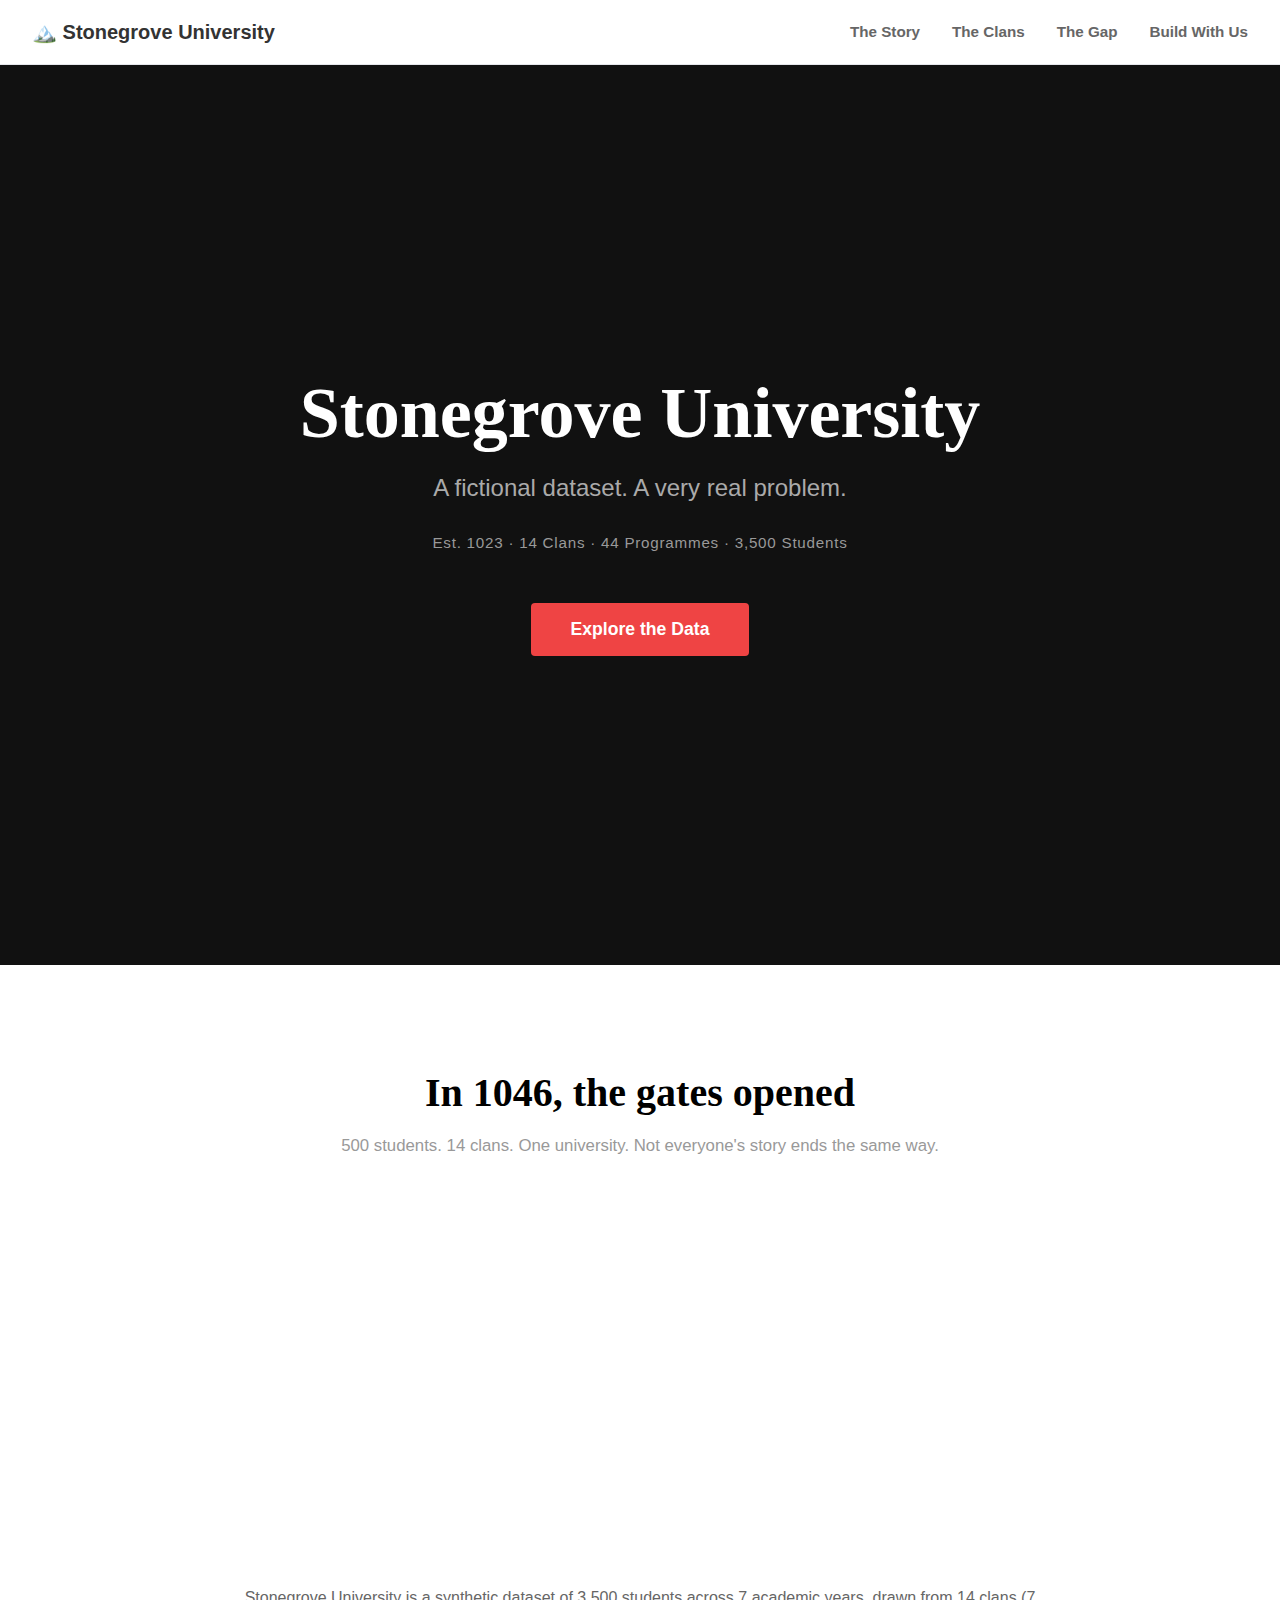
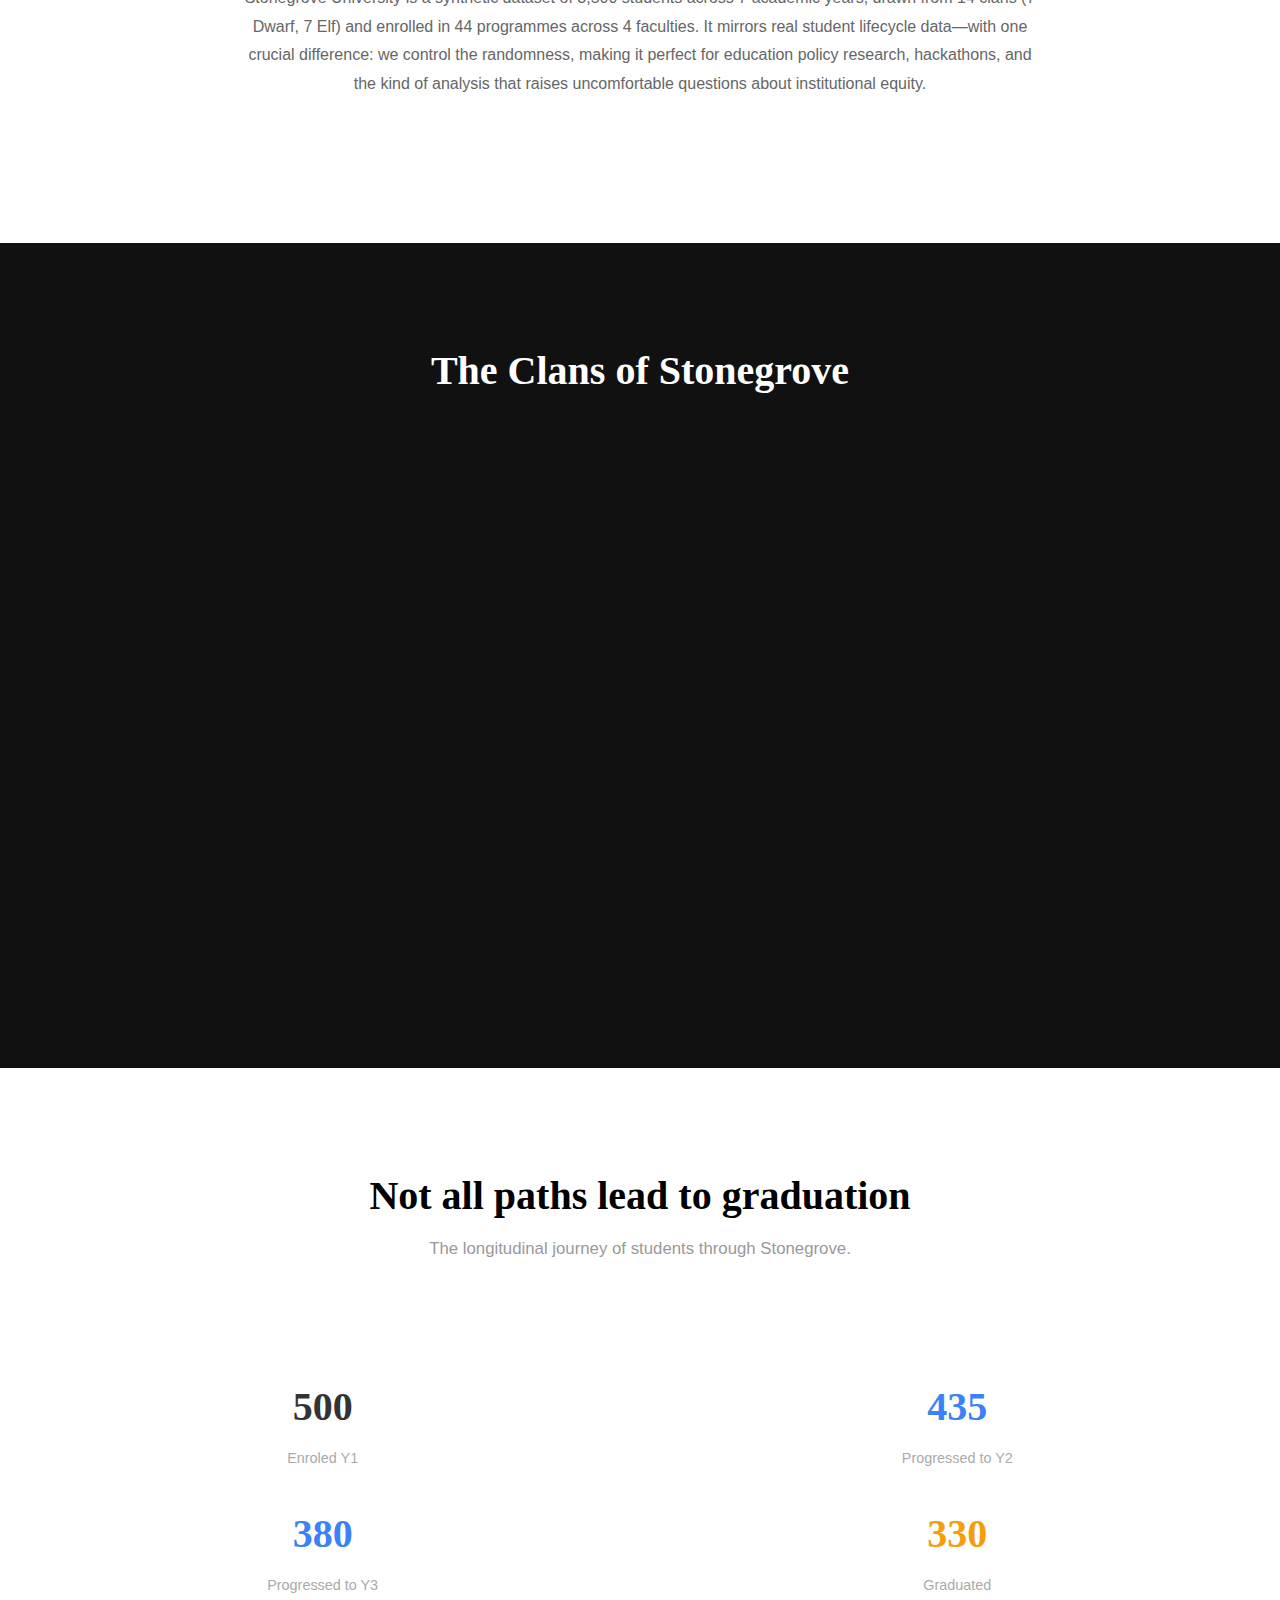
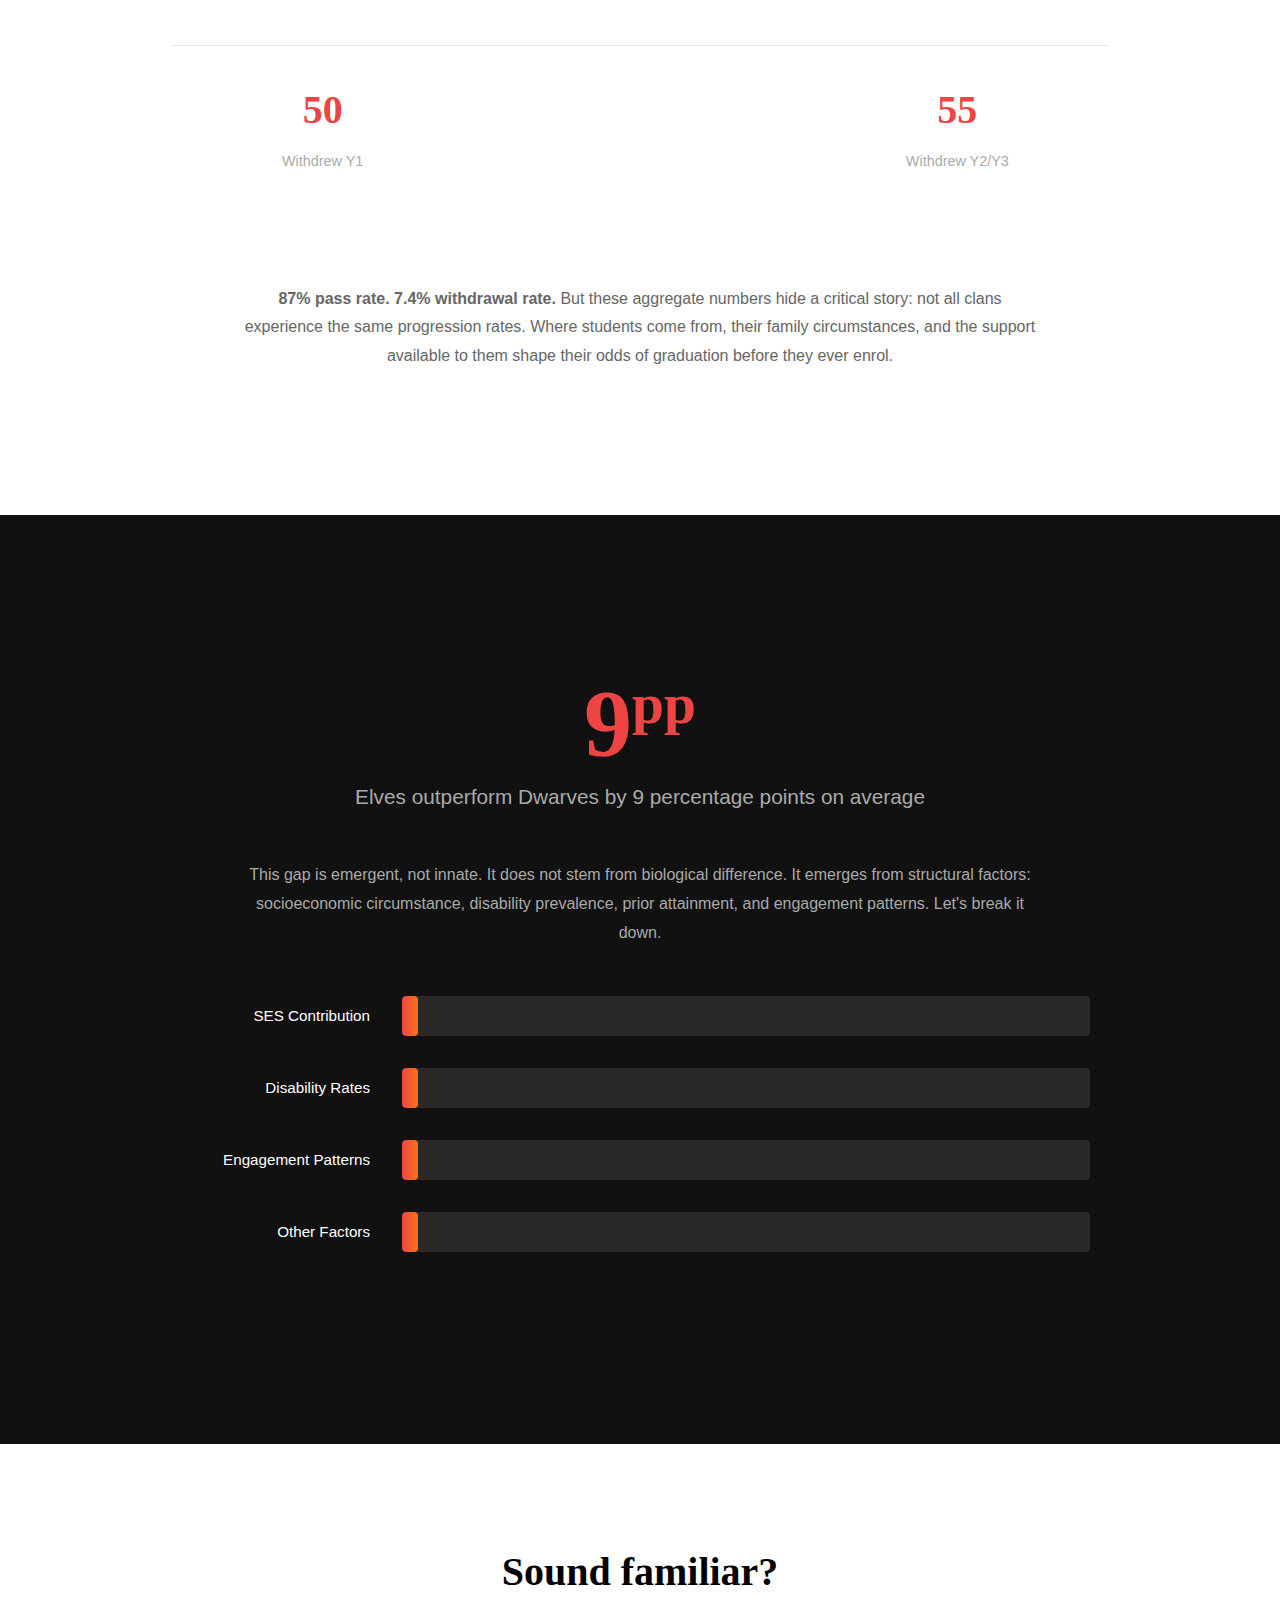
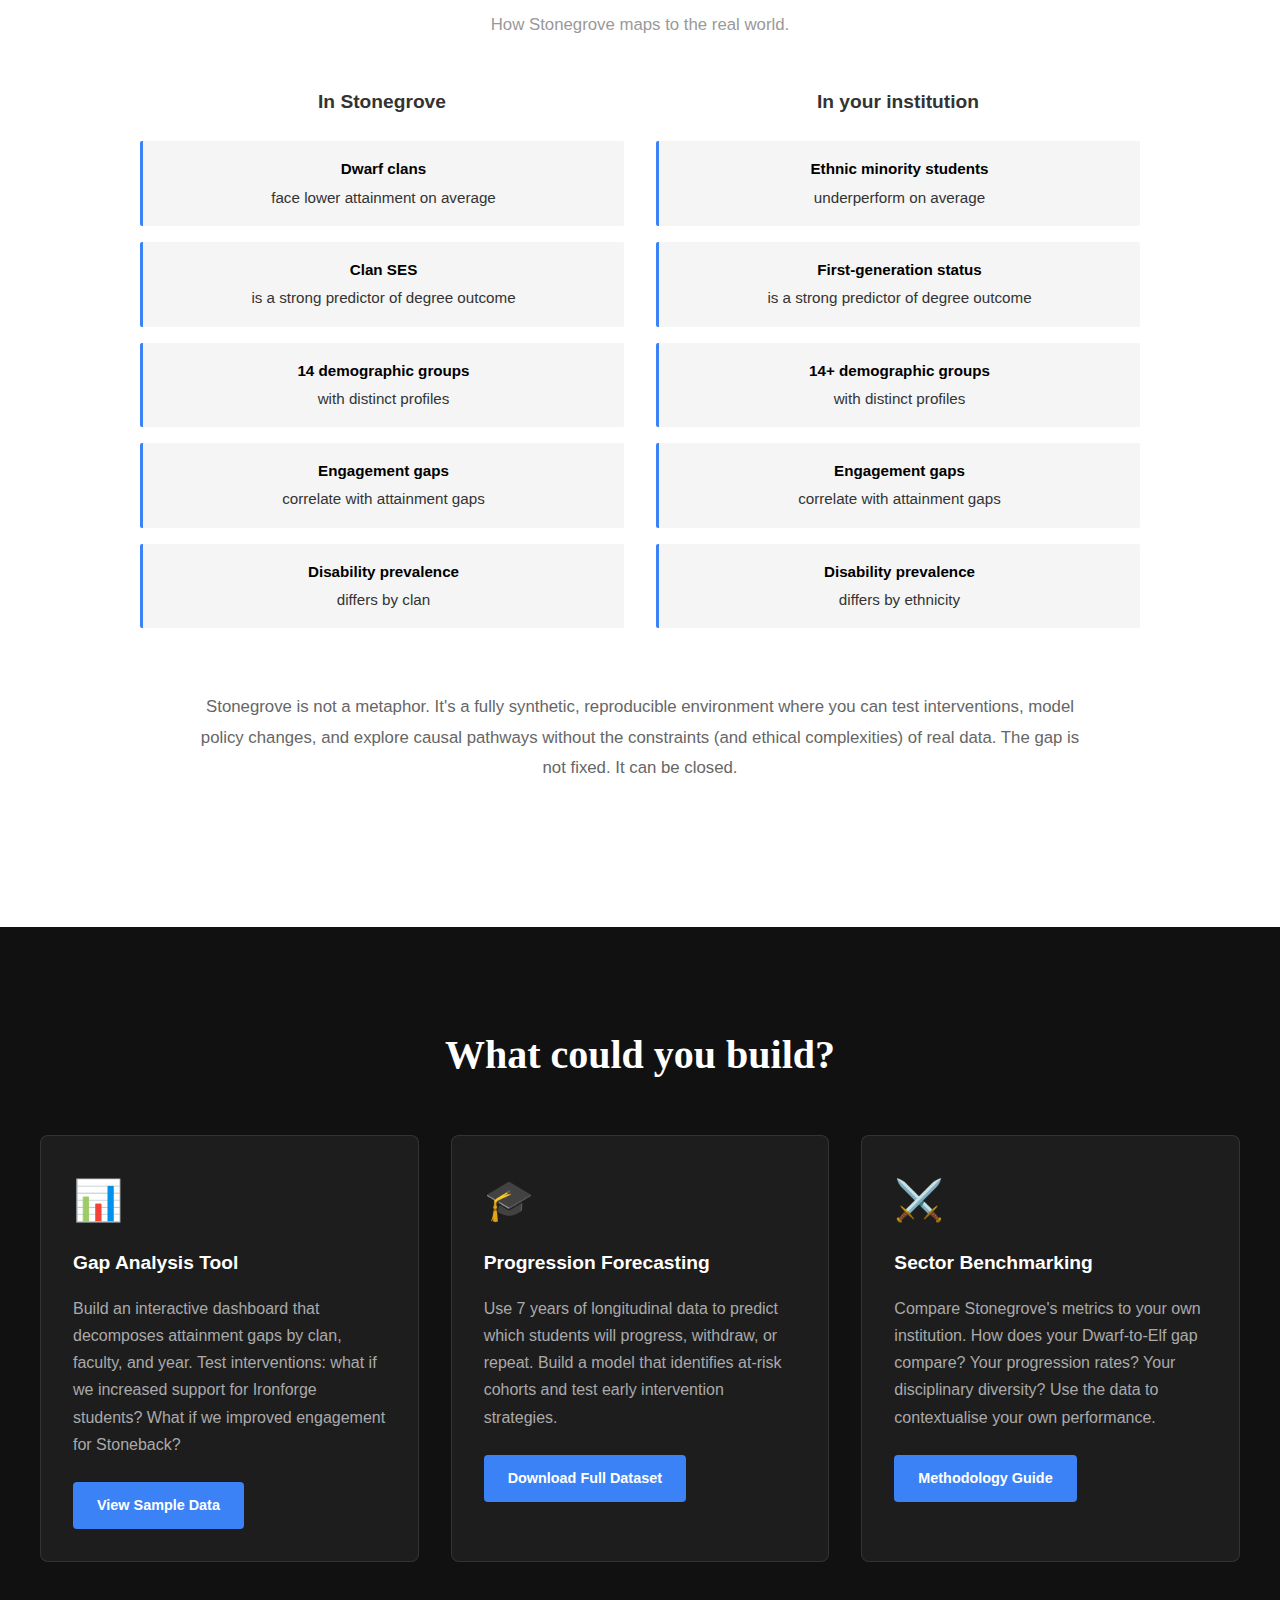
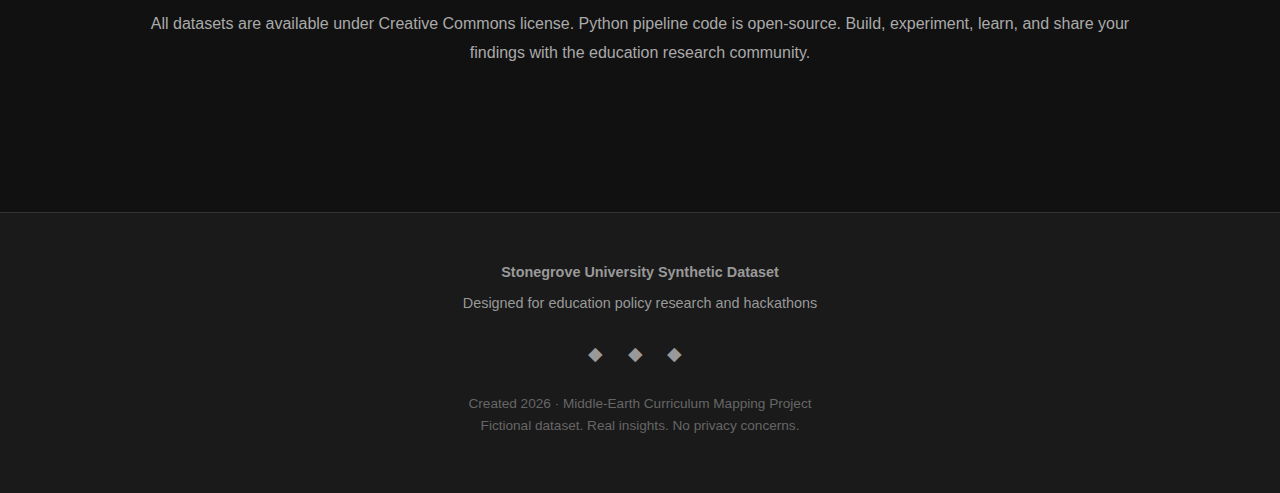
<file: mockup-scroll-story.html>
<!DOCTYPE html>
<html lang="en">
<head>
    <meta charset="UTF-8">
    <meta name="viewport" content="width=device-width, initial-scale=1.0">
    <title>Stonegrove University — A Fictional Dataset About a Very Real Problem</title>
    <style>
        * {
            margin: 0;
            padding: 0;
            box-sizing: border-box;
        }

        body {
            font-family: -apple-system, BlinkMacSystemFont, "Segoe UI", "Roboto", sans-serif;
            line-height: 1.6;
            color: #333;
        }

        /* Sticky Navigation */
        nav {
            position: sticky;
            top: 0;
            z-index: 100;
            background: white;
            border-bottom: 1px solid #e5e7eb;
            padding: 1rem 2rem;
            display: flex;
            align-items: center;
            justify-content: space-between;
            font-weight: 600;
        }

        nav .logo {
            font-size: 1.25rem;
            display: flex;
            align-items: center;
            gap: 0.5rem;
        }

        nav .links {
            display: flex;
            gap: 2rem;
            list-style: none;
        }

        nav .links a {
            text-decoration: none;
            color: #666;
            font-size: 0.95rem;
            transition: color 0.3s;
        }

        nav .links a:hover {
            color: #000;
        }

        /* Hero Section */
        .hero {
            background: #111111;
            color: white;
            padding: 8rem 2rem;
            text-align: center;
            min-height: 100vh;
            display: flex;
            flex-direction: column;
            justify-content: center;
            align-items: center;
        }

        .hero h1 {
            font-size: 4.5rem;
            font-weight: 900;
            margin-bottom: 1rem;
            font-family: Georgia, serif;
            line-height: 1.1;
        }

        .hero .subtitle {
            font-size: 1.5rem;
            color: #aaa;
            margin-bottom: 1.5rem;
            font-weight: 300;
        }

        .hero .meta {
            font-size: 0.95rem;
            letter-spacing: 0.05em;
            color: #999;
            margin-bottom: 3rem;
        }

        .cta-button {
            display: inline-block;
            padding: 1rem 2.5rem;
            background: #ef4444;
            color: white;
            border: none;
            font-size: 1.1rem;
            font-weight: 600;
            cursor: pointer;
            text-decoration: none;
            border-radius: 4px;
            transition: all 0.3s;
        }

        .cta-button:hover {
            background: #dc2626;
            transform: translateY(-2px);
        }

        /* Light Section */
        .light-section {
            background: white;
            padding: 6rem 2rem;
            text-align: center;
        }

        .light-section h2 {
            font-size: 2.5rem;
            font-family: Georgia, serif;
            margin-bottom: 0.5rem;
            color: #000;
            font-weight: 900;
        }

        .light-section .section-meta {
            color: #999;
            margin-bottom: 3rem;
            font-size: 1.05rem;
        }

        /* Dark Section */
        .dark-section {
            background: #111111;
            color: white;
            padding: 6rem 2rem;
        }

        .dark-section h2 {
            font-size: 2.5rem;
            font-family: Georgia, serif;
            margin-bottom: 3rem;
            text-align: center;
            font-weight: 900;
        }

        /* Dot Plot */
        .dot-plot {
            display: grid;
            grid-template-columns: repeat(20, 1fr);
            gap: 1rem;
            max-width: 900px;
            margin: 0 auto 3rem;
            padding: 2rem;
        }

        .dot {
            width: 40px;
            height: 40px;
            border-radius: 50%;
            opacity: 0;
            animation: dotAppear 0.5s ease forwards;
        }

        .dot.elf {
            background: #3b82f6;
        }

        .dot.dwarf {
            background: #f59e0b;
        }

        @keyframes dotAppear {
            from {
                opacity: 0;
                transform: scale(0.3);
            }
            to {
                opacity: 1;
                transform: scale(1);
            }
        }

        .dot-text {
            text-align: center;
            font-size: 0.9rem;
            color: #666;
            margin-top: 2rem;
        }

        /* Clan Cards */
        .clan-grid {
            display: grid;
            grid-template-columns: repeat(auto-fit, minmax(280px, 1fr));
            gap: 2rem;
            max-width: 1200px;
            margin: 0 auto;
        }

        .clan-card {
            background: rgba(255, 255, 255, 0.05);
            border: 2px solid;
            padding: 2rem;
            border-radius: 4px;
            text-align: left;
        }

        .clan-card.elf {
            border-color: #3b82f6;
        }

        .clan-card.dwarf {
            border-color: #f59e0b;
        }

        .clan-card h3 {
            font-size: 1.4rem;
            margin-bottom: 0.5rem;
        }

        .clan-card .species {
            display: inline-block;
            font-size: 0.8rem;
            background: rgba(255, 255, 255, 0.1);
            padding: 0.4rem 0.8rem;
            border-radius: 12px;
            margin-bottom: 1.5rem;
            letter-spacing: 0.05em;
        }

        .clan-card .grade-label {
            font-size: 0.9rem;
            color: #aaa;
            margin-bottom: 0.5rem;
        }

        .clan-card .grade-bar {
            background: rgba(255, 255, 255, 0.1);
            height: 8px;
            border-radius: 4px;
            overflow: hidden;
            margin-bottom: 0.5rem;
        }

        .clan-card .grade-fill {
            height: 100%;
            background: #fff;
            border-radius: 4px;
            transition: width 0.6s ease;
        }

        .clan-card .grade-value {
            text-align: right;
            font-weight: 600;
            font-size: 1.1rem;
        }

        /* Sankey-style Flow */
        .flow-container {
            max-width: 1000px;
            margin: 3rem auto;
            padding: 2rem;
            background: rgba(255, 255, 255, 0.05);
            border-radius: 4px;
        }

        .flow-row {
            display: flex;
            justify-content: space-between;
            align-items: center;
            margin: 2rem 0;
            position: relative;
        }

        .flow-item {
            text-align: center;
            flex: 1;
        }

        .flow-number {
            font-size: 2.5rem;
            font-weight: 900;
            font-family: Georgia, serif;
            margin-bottom: 0.5rem;
        }

        .flow-label {
            font-size: 0.9rem;
            color: #aaa;
        }

        .flow-item.elf .flow-number {
            color: #3b82f6;
        }

        .flow-item.dwarf .flow-number {
            color: #f59e0b;
        }

        .flow-item.neutral .flow-number {
            color: #ef4444;
        }

        .flow-arrow {
            flex: 1;
            height: 2px;
            background: rgba(255, 255, 255, 0.2);
            position: relative;
            margin: 0 1rem;
        }

        .flow-arrow::after {
            content: '→';
            position: absolute;
            right: -10px;
            top: -12px;
            color: rgba(255, 255, 255, 0.4);
            font-size: 1.5rem;
        }

        /* Gap Section */
        .gap-hero {
            text-align: center;
            padding: 4rem 2rem;
        }

        .gap-number {
            font-size: 6rem;
            font-weight: 900;
            font-family: Georgia, serif;
            color: #ef4444;
            margin-bottom: 0.5rem;
            line-height: 1;
        }

        .gap-subtitle {
            font-size: 1.3rem;
            color: #aaa;
            margin-bottom: 3rem;
        }

        /* Decomposition Chart */
        .decomposition {
            max-width: 900px;
            margin: 0 auto 2rem;
            display: grid;
            gap: 2rem;
        }

        .decomp-item {
            display: flex;
            align-items: center;
            gap: 2rem;
        }

        .decomp-label {
            flex: 0 0 180px;
            font-size: 0.95rem;
            text-align: right;
        }

        .decomp-bar-container {
            flex: 1;
            height: 40px;
            background: rgba(255, 255, 255, 0.1);
            border-radius: 4px;
            position: relative;
            overflow: hidden;
        }

        .decomp-bar {
            height: 100%;
            background: linear-gradient(90deg, #ef4444, #f97316);
            border-radius: 4px;
            display: flex;
            align-items: center;
            justify-content: flex-end;
            padding-right: 1rem;
            font-weight: 600;
            font-size: 0.9rem;
            transition: width 0.8s ease;
        }

        /* Comparison Table */
        .comparison-table {
            max-width: 1000px;
            margin: 3rem auto;
            display: grid;
            grid-template-columns: 1fr 1fr;
            gap: 2rem;
        }

        .comparison-col h3 {
            font-size: 1.2rem;
            margin-bottom: 1.5rem;
            color: #333;
            font-weight: 700;
        }

        .comparison-col ul {
            list-style: none;
        }

        .comparison-col li {
            padding: 1rem;
            margin-bottom: 1rem;
            background: #f5f5f5;
            border-left: 3px solid #3b82f6;
            border-radius: 2px;
            font-size: 0.95rem;
        }

        .comparison-col li strong {
            color: #000;
            display: block;
            margin-bottom: 0.25rem;
        }

        /* Hackathon Prompts */
        .prompt-cards {
            display: grid;
            grid-template-columns: repeat(auto-fit, minmax(300px, 1fr));
            gap: 2rem;
            max-width: 1200px;
            margin: 3rem auto;
        }

        .prompt-card {
            background: rgba(255, 255, 255, 0.05);
            border: 1px solid rgba(255, 255, 255, 0.1);
            padding: 2rem;
            border-radius: 8px;
            text-align: left;
        }

        .prompt-icon {
            font-size: 2.5rem;
            margin-bottom: 1rem;
        }

        .prompt-card h3 {
            font-size: 1.2rem;
            margin-bottom: 1rem;
            font-weight: 700;
        }

        .prompt-card p {
            color: #aaa;
            margin-bottom: 1.5rem;
            line-height: 1.7;
        }

        /* Download Button */
        .download-btn {
            display: inline-block;
            padding: 0.75rem 1.5rem;
            background: #3b82f6;
            color: white;
            text-decoration: none;
            border-radius: 4px;
            font-weight: 600;
            font-size: 0.9rem;
            transition: all 0.3s;
        }

        .download-btn:hover {
            background: #2563eb;
        }

        /* Scroll animations */
        .fade-in {
            opacity: 0;
        }

        .fade-in.visible {
            opacity: 1;
            animation: fadeIn 0.8s ease forwards;
        }

        .bar-animate {
            width: 0 !important;
        }

        .bar-animate.visible {
            animation: barGrow 0.8s ease forwards;
        }

        @keyframes fadeIn {
            from {
                opacity: 0;
                transform: translateY(20px);
            }
            to {
                opacity: 1;
                transform: translateY(0);
            }
        }

        @keyframes barGrow {
            to {
                width: var(--width) !important;
            }
        }

        /* Footer */
        footer {
            background: #1a1a1a;
            color: #999;
            padding: 3rem 2rem;
            text-align: center;
            border-top: 1px solid #333;
        }

        footer p {
            margin-bottom: 0.5rem;
            font-size: 0.9rem;
        }

        footer .divider {
            font-size: 1.2rem;
            margin: 1.5rem 0;
            letter-spacing: 0.5em;
        }
    </style>
</head>
<body>
    <!-- Navigation -->
    <nav>
        <div class="logo">🏔️ Stonegrove University</div>
        <ul class="links">
            <li><a href="#about">The Story</a></li>
            <li><a href="#clans">The Clans</a></li>
            <li><a href="#gap">The Gap</a></li>
            <li><a href="#build">Build With Us</a></li>
        </ul>
    </nav>

    <!-- HERO SECTION -->
    <section class="hero">
        <h1>Stonegrove University</h1>
        <div class="subtitle">A fictional dataset. A very real problem.</div>
        <div class="meta">Est. 1023 · 14 Clans · 44 Programmes · 3,500 Students</div>
        <button class="cta-button">Explore the Data</button>
    </section>

    <!-- IN 1046, THE GATES OPENED -->
    <section class="light-section" id="about">
        <h2>In 1046, the gates opened</h2>
        <p class="section-meta">500 students. 14 clans. One university. Not everyone's story ends the same way.</p>
        
        <div class="dot-plot" id="dotPlot">
            <!-- Dots will be generated by JavaScript -->
        </div>
        
        <p style="color: #666; max-width: 800px; margin: 3rem auto; line-height: 1.8;">
            Stonegrove University is a synthetic dataset of 3,500 students across 7 academic years, drawn from 14 clans (7 Dwarf, 7 Elf) and enrolled in 44 programmes across 4 faculties. It mirrors real student lifecycle data—with one crucial difference: we control the randomness, making it perfect for education policy research, hackathons, and the kind of analysis that raises uncomfortable questions about institutional equity.
        </p>
    </section>

    <!-- THE CLANS OF STONEGROVE -->
    <section class="dark-section">
        <h2>The Clans of Stonegrove</h2>
        
        <div class="clan-grid">
            <div class="clan-card elf">
                <h3>Silverpine</h3>
                <span class="species">ELF CLAN</span>
                <div class="grade-label">Avg. Grade</div>
                <div class="grade-bar">
                    <div class="grade-fill bar-animate" style="--width: 74%;"></div>
                </div>
                <div class="grade-value">74%</div>
            </div>

            <div class="clan-card elf">
                <h3>Mistwood</h3>
                <span class="species">ELF CLAN</span>
                <div class="grade-label">Avg. Grade</div>
                <div class="grade-bar">
                    <div class="grade-fill bar-animate" style="--width: 71%;"></div>
                </div>
                <div class="grade-value">71%</div>
            </div>

            <div class="clan-card elf">
                <h3>Thornveil</h3>
                <span class="species">ELF CLAN</span>
                <div class="grade-label">Avg. Grade</div>
                <div class="grade-bar">
                    <div class="grade-fill bar-animate" style="--width: 68%;"></div>
                </div>
                <div class="grade-value">68%</div>
            </div>

            <div class="clan-card dwarf">
                <h3>Ironforge</h3>
                <span class="species">DWARF CLAN</span>
                <div class="grade-label">Avg. Grade</div>
                <div class="grade-bar">
                    <div class="grade-fill bar-animate" style="--width: 61%;"></div>
                </div>
                <div class="grade-value">61%</div>
            </div>

            <div class="clan-card dwarf">
                <h3>Goldroot</h3>
                <span class="species">DWARF CLAN</span>
                <div class="grade-label">Avg. Grade</div>
                <div class="grade-bar">
                    <div class="grade-fill bar-animate" style="--width: 65%;"></div>
                </div>
                <div class="grade-value">65%</div>
            </div>

            <div class="clan-card dwarf">
                <h3>Stoneback</h3>
                <span class="species">DWARF CLAN</span>
                <div class="grade-label">Avg. Grade</div>
                <div class="grade-bar">
                    <div class="grade-fill bar-animate" style="--width: 59%;"></div>
                </div>
                <div class="grade-value">59%</div>
            </div>
        </div>
    </section>

    <!-- NOT ALL PATHS LEAD TO GRADUATION -->
    <section class="light-section">
        <h2>Not all paths lead to graduation</h2>
        <p class="section-meta">The longitudinal journey of students through Stonegrove.</p>
        
        <div class="flow-container">
            <div class="flow-row">
                <div class="flow-item">
                    <div class="flow-number">500</div>
                    <div class="flow-label">Enroled Y1</div>
                </div>
                <div class="flow-arrow"></div>
                <div class="flow-item elf">
                    <div class="flow-number">435</div>
                    <div class="flow-label">Progressed to Y2</div>
                </div>
            </div>

            <div class="flow-row">
                <div class="flow-item elf">
                    <div class="flow-number">380</div>
                    <div class="flow-label">Progressed to Y3</div>
                </div>
                <div class="flow-arrow"></div>
                <div class="flow-item dwarf">
                    <div class="flow-number">330</div>
                    <div class="flow-label">Graduated</div>
                </div>
            </div>

            <div class="flow-row" style="margin-top: 3rem; border-top: 1px solid rgba(0,0,0,0.1); padding-top: 2rem;">
                <div class="flow-item neutral">
                    <div class="flow-number">50</div>
                    <div class="flow-label">Withdrew Y1</div>
                </div>
                <div class="flow-arrow"></div>
                <div class="flow-item neutral">
                    <div class="flow-number">55</div>
                    <div class="flow-label">Withdrew Y2/Y3</div>
                </div>
            </div>
        </div>

        <p style="color: #666; max-width: 800px; margin: 3rem auto; line-height: 1.8;">
            <strong>87% pass rate.</strong> <strong>7.4% withdrawal rate.</strong> But these aggregate numbers hide a critical story: not all clans experience the same progression rates. Where students come from, their family circumstances, and the support available to them shape their odds of graduation before they ever enrol.
        </p>
    </section>

    <!-- THE GAP SECTION -->
    <section class="dark-section" id="gap">
        <div class="gap-hero">
            <div class="gap-number">9<span style="font-size: 0.6em; vertical-align: super;">pp</span></div>
            <div class="gap-subtitle">Elves outperform Dwarves by 9 percentage points on average</div>

            <p style="color: #aaa; max-width: 800px; margin: 0 auto 3rem; line-height: 1.8; font-size: 1rem;">
                This gap is emergent, not innate. It does not stem from biological difference. It emerges from structural factors: socioeconomic circumstance, disability prevalence, prior attainment, and engagement patterns. Let's break it down.
            </p>

            <div class="decomposition">
                <div class="decomp-item">
                    <div class="decomp-label">SES Contribution</div>
                    <div class="decomp-bar-container">
                        <div class="decomp-bar bar-animate" style="--width: 46.7%; width: 0;">+4.2pp</div>
                    </div>
                </div>

                <div class="decomp-item">
                    <div class="decomp-label">Disability Rates</div>
                    <div class="decomp-bar-container">
                        <div class="decomp-bar bar-animate" style="--width: 31.1%; width: 0;">+2.8pp</div>
                    </div>
                </div>

                <div class="decomp-item">
                    <div class="decomp-label">Engagement Patterns</div>
                    <div class="decomp-bar-container">
                        <div class="decomp-bar bar-animate" style="--width: 23.3%; width: 0;">+2.1pp</div>
                    </div>
                </div>

                <div class="decomp-item">
                    <div class="decomp-label">Other Factors</div>
                    <div class="decomp-bar-container">
                        <div class="decomp-bar bar-animate" style="--width: 44.4%; width: 0;">-0.1pp</div>
                    </div>
                </div>
            </div>
        </div>
    </section>

    <!-- SOUND FAMILIAR? -->
    <section class="light-section">
        <h2>Sound familiar?</h2>
        <p class="section-meta">How Stonegrove maps to the real world.</p>

        <div class="comparison-table">
            <div class="comparison-col">
                <h3>In Stonegrove</h3>
                <ul>
                    <li><strong>Dwarf clans</strong> face lower attainment on average</li>
                    <li><strong>Clan SES</strong> is a strong predictor of degree outcome</li>
                    <li><strong>14 demographic groups</strong> with distinct profiles</li>
                    <li><strong>Engagement gaps</strong> correlate with attainment gaps</li>
                    <li><strong>Disability prevalence</strong> differs by clan</li>
                </ul>
            </div>

            <div class="comparison-col">
                <h3>In your institution</h3>
                <ul>
                    <li><strong>Ethnic minority students</strong> underperform on average</li>
                    <li><strong>First-generation status</strong> is a strong predictor of degree outcome</li>
                    <li><strong>14+ demographic groups</strong> with distinct profiles</li>
                    <li><strong>Engagement gaps</strong> correlate with attainment gaps</li>
                    <li><strong>Disability prevalence</strong> differs by ethnicity</li>
                </ul>
            </div>
        </div>

        <p style="color: #666; max-width: 900px; margin: 3rem auto; line-height: 1.8; font-size: 1.05rem;">
            Stonegrove is not a metaphor. It's a fully synthetic, reproducible environment where you can test interventions, model policy changes, and explore causal pathways without the constraints (and ethical complexities) of real data. The gap is not fixed. It can be closed.
        </p>
    </section>

    <!-- BUILD WITH THIS -->
    <section class="dark-section" id="build">
        <h2>What could you build?</h2>

        <div class="prompt-cards">
            <div class="prompt-card">
                <div class="prompt-icon">📊</div>
                <h3>Gap Analysis Tool</h3>
                <p>Build an interactive dashboard that decomposes attainment gaps by clan, faculty, and year. Test interventions: what if we increased support for Ironforge students? What if we improved engagement for Stoneback?</p>
                <a href="#" class="download-btn">View Sample Data</a>
            </div>

            <div class="prompt-card">
                <div class="prompt-icon">🎓</div>
                <h3>Progression Forecasting</h3>
                <p>Use 7 years of longitudinal data to predict which students will progress, withdraw, or repeat. Build a model that identifies at-risk cohorts and test early intervention strategies.</p>
                <a href="#" class="download-btn">Download Full Dataset</a>
            </div>

            <div class="prompt-card">
                <div class="prompt-icon">⚔️</div>
                <h3>Sector Benchmarking</h3>
                <p>Compare Stonegrove's metrics to your own institution. How does your Dwarf-to-Elf gap compare? Your progression rates? Your disciplinary diversity? Use the data to contextualise your own performance.</p>
                <a href="#" class="download-btn">Methodology Guide</a>
            </div>
        </div>

        <p style="color: #aaa; max-width: 1000px; margin: 3rem auto; line-height: 1.8; text-align: center;">
            All datasets are available under Creative Commons license. Python pipeline code is open-source. Build, experiment, learn, and share your findings with the education research community.
        </p>
    </section>

    <!-- Footer -->
    <footer>
        <p><strong>Stonegrove University Synthetic Dataset</strong></p>
        <p>Designed for education policy research and hackathons</p>
        <div class="divider">◆ ◆ ◆</div>
        <p style="font-size: 0.85rem; color: #666;">
            Created 2026 · Middle-Earth Curriculum Mapping Project<br>
            Fictional dataset. Real insights. No privacy concerns.
        </p>
    </footer>

    <script>
        // Generate dot plot on load
        function generateDotPlot() {
            const container = document.getElementById('dotPlot');
            const elfCount = Math.round(100 * 0.4); // 40% Elf
            const dwarfCount = 100 - elfCount; // 60% Dwarf

            let dots = [];
            for (let i = 0; i < elfCount; i++) {
                dots.push('elf');
            }
            for (let i = 0; i < dwarfCount; i++) {
                dots.push('dwarf');
            }

            // Shuffle
            dots = dots.sort(() => Math.random() - 0.5);

            // Add to DOM with staggered animation
            dots.forEach((clan, index) => {
                const dot = document.createElement('div');
                dot.className = `dot ${clan}`;
                dot.style.animationDelay = `${index * 30}ms`;
                container.appendChild(dot);
            });
        }

        // Intersection Observer for scroll animations
        const observer = new IntersectionObserver((entries) => {
            entries.forEach(entry => {
                if (entry.isIntersecting) {
                    entry.target.classList.add('visible');
                }
            });
        }, { threshold: 0.1 });

        // Observe fade-in elements
        document.querySelectorAll('.fade-in').forEach(el => observer.observe(el));

        // Observe bar animations
        document.querySelectorAll('.bar-animate').forEach(el => observer.observe(el));

        // Start dot plot on load
        window.addEventListener('load', generateDotPlot);

        // Add scroll animations to sections
        document.addEventListener('DOMContentLoaded', () => {
            document.querySelectorAll('.clan-card').forEach(card => {
                card.classList.add('fade-in');
                observer.observe(card);
            });
        });
    </script>
</body>
</html>
</file>
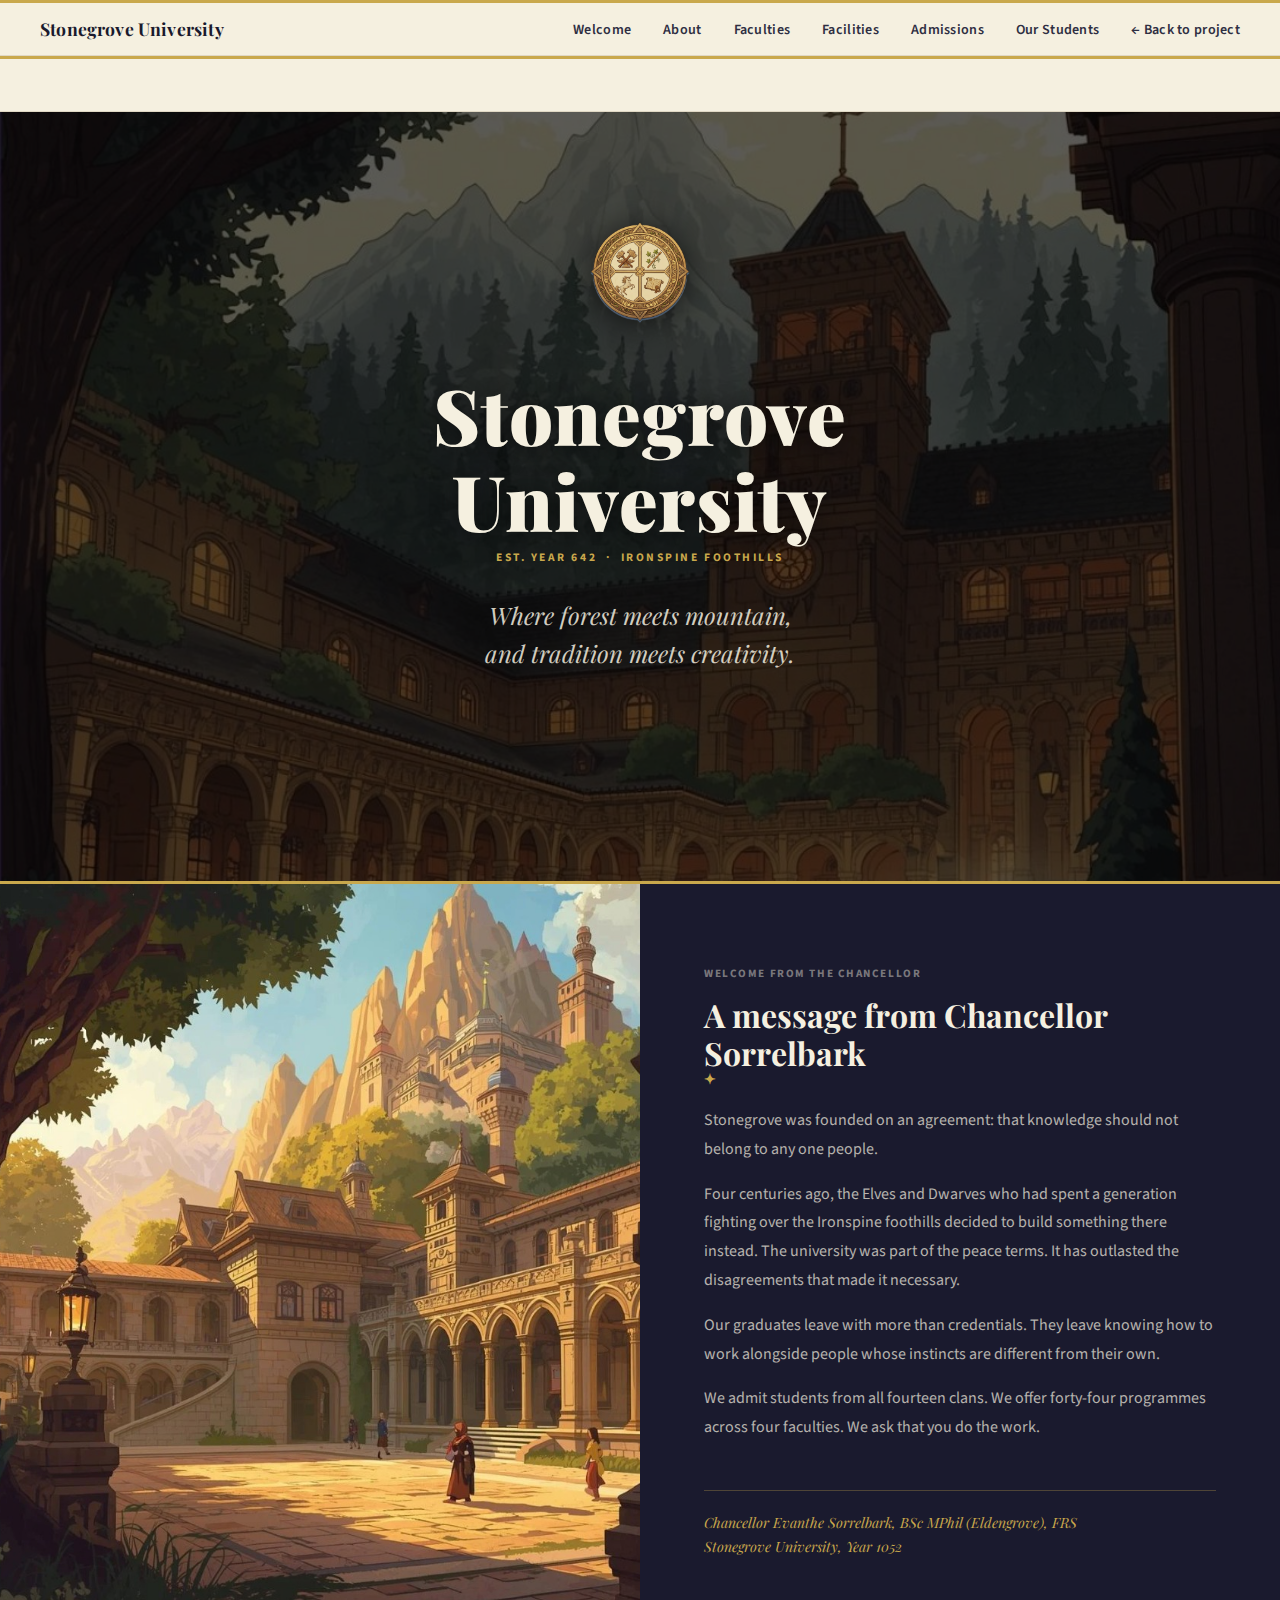
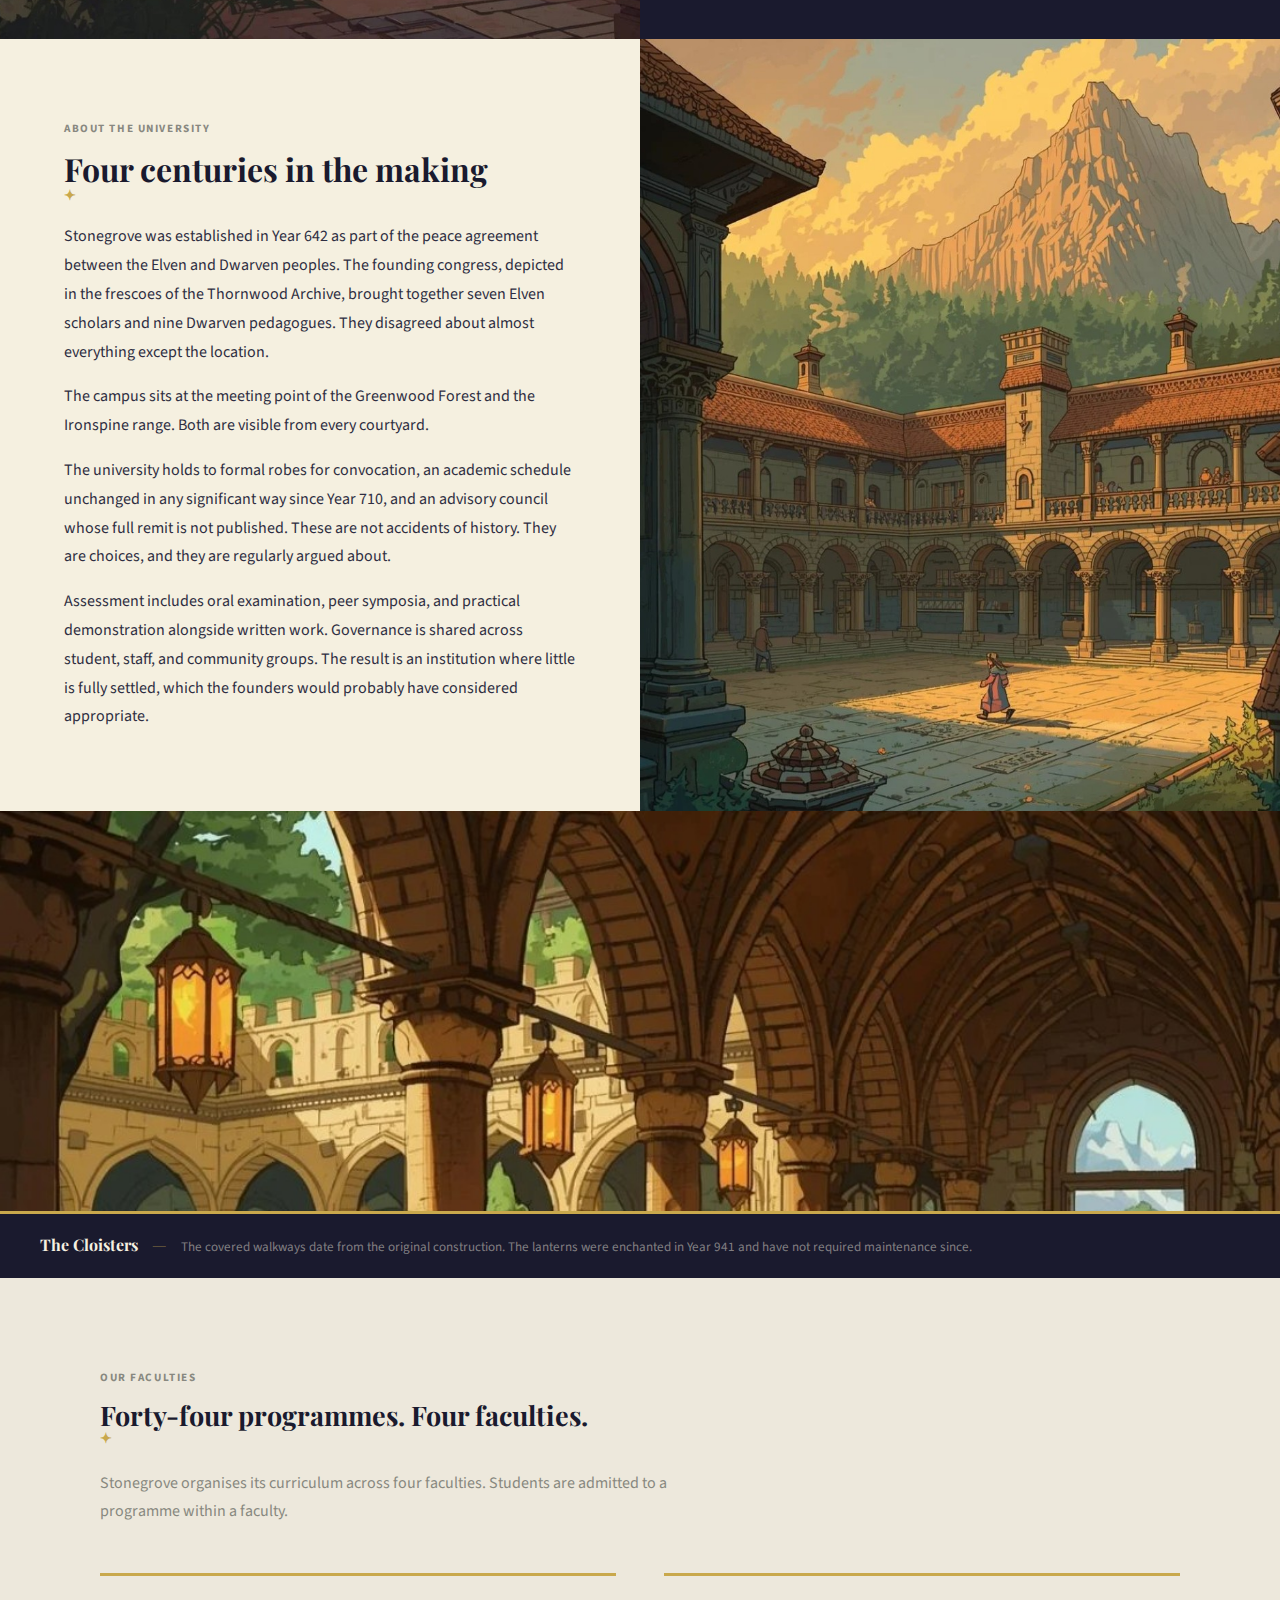
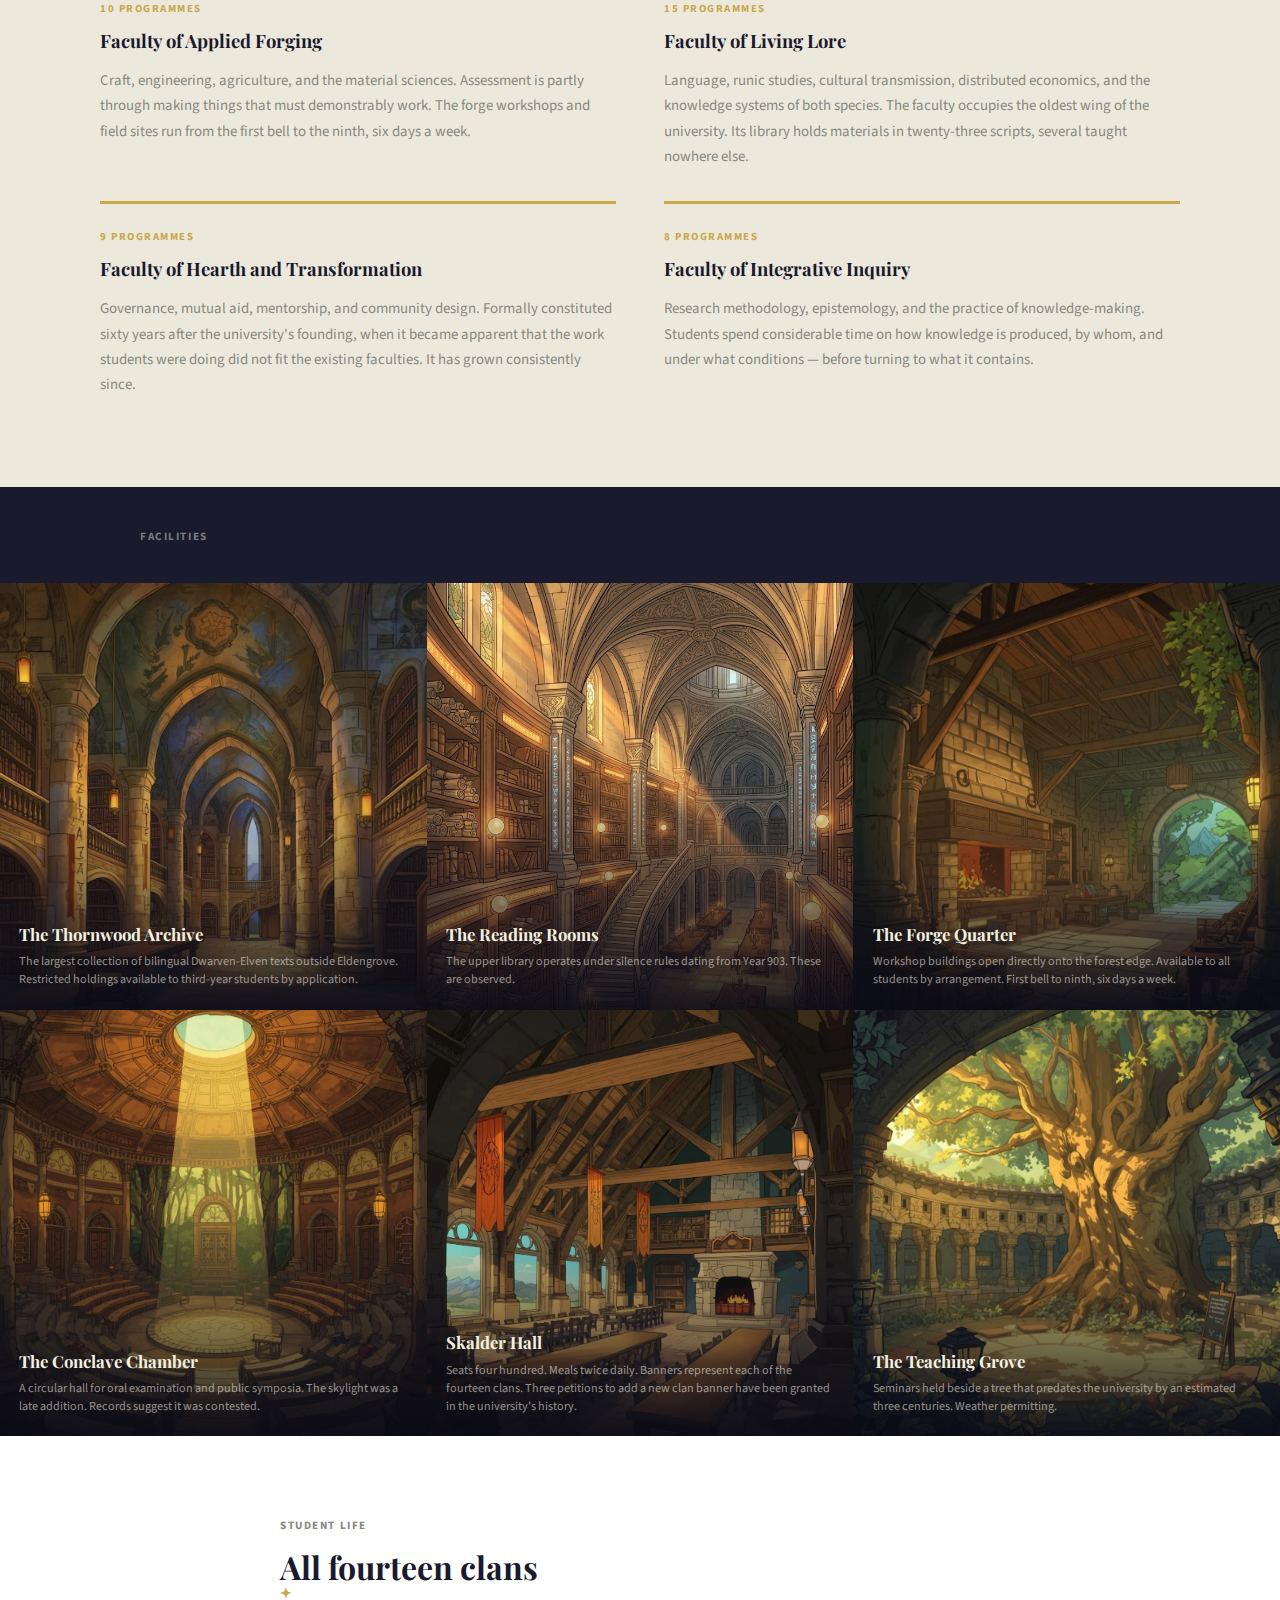
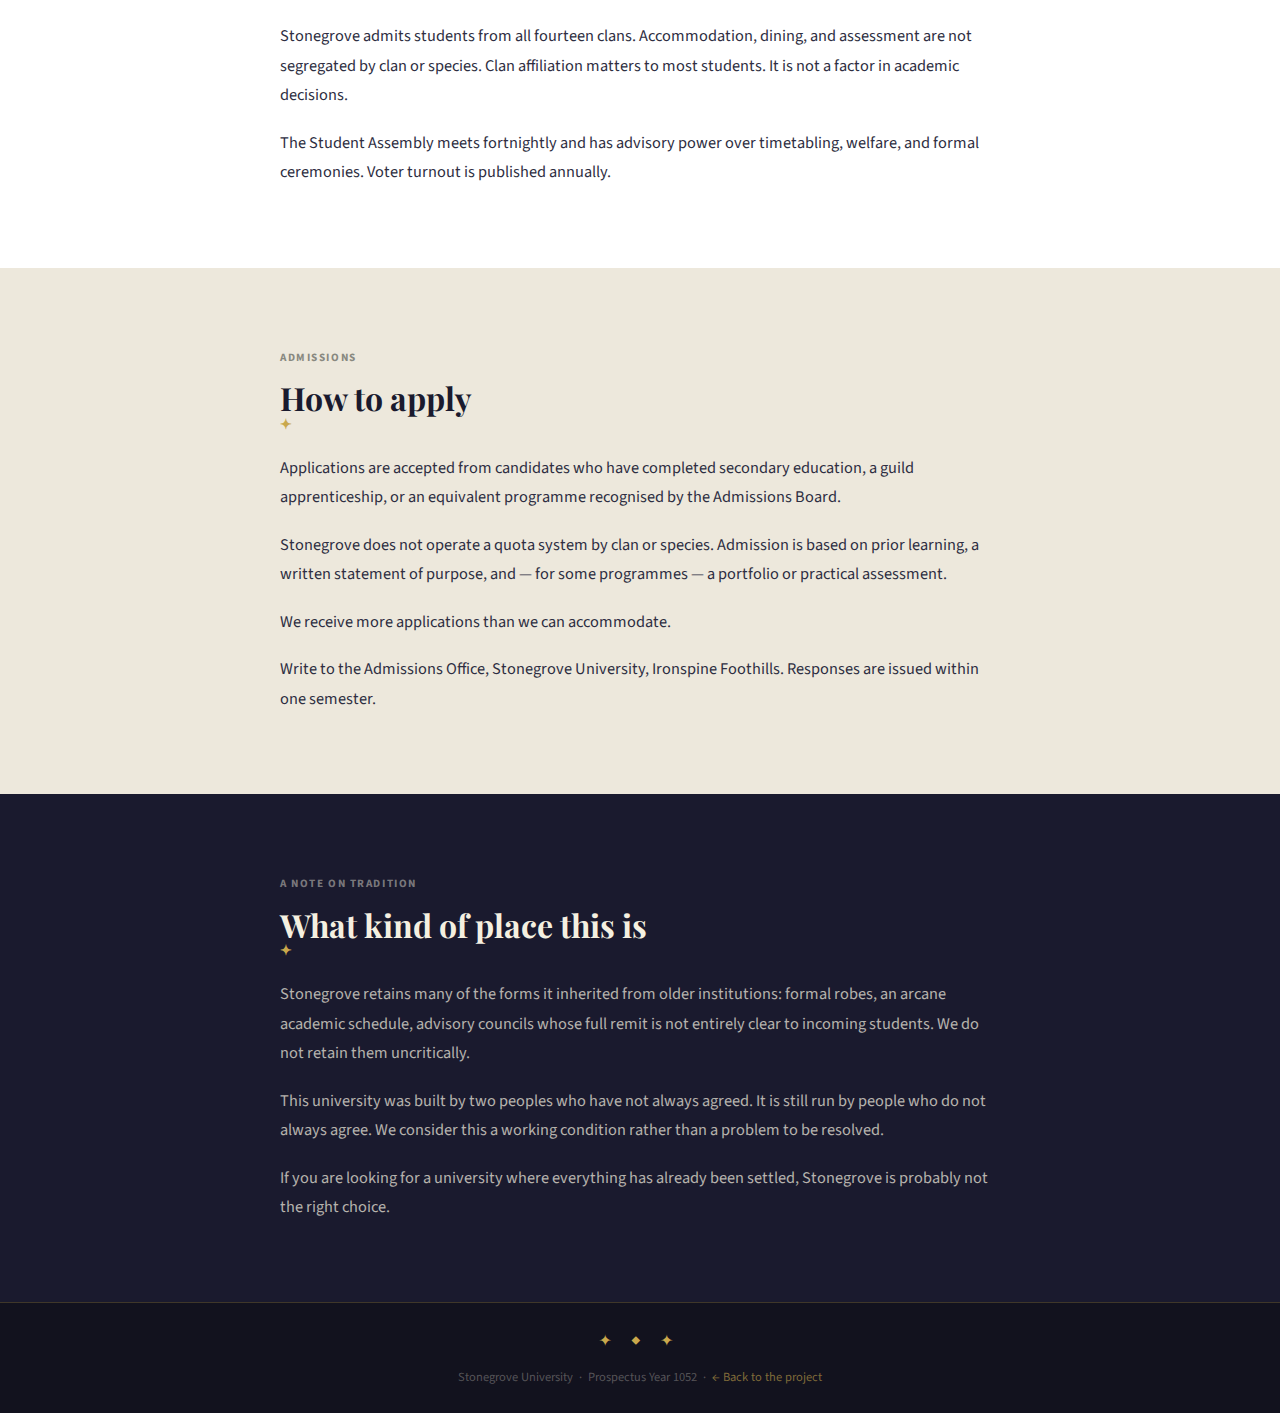
<file: docs/prospectus.html>
<!DOCTYPE html>
<html lang="en">
<head>
  <meta charset="UTF-8">
  <meta name="description" content="Stonegrove University Prospectus — Year 1052. Where forest meets mountain, and tradition meets creativity.">
  <meta name="viewport" content="width=device-width, initial-scale=1.0">
  <title>Prospectus — Stonegrove University</title>
  <link rel="preconnect" href="https://fonts.googleapis.com">
  <link rel="preconnect" href="https://fonts.gstatic.com" crossorigin>
  <link href="https://fonts.googleapis.com/css2?family=Playfair+Display:ital,wght@0,400;0,700;0,900;1,400&family=Source+Sans+3:wght@300;400;600;700&display=swap" rel="stylesheet">
  <link rel="stylesheet" href="style.css">
  <style>

    /* =========================================================
       HERO — full-bleed image with overlay
    ========================================================= */
    #p-hero {
      position: relative;
      min-height: 92vh;
      display: flex;
      flex-direction: column;
      align-items: center;
      justify-content: center;
      text-align: center;
      overflow: hidden;
      border-bottom: 3px solid var(--gold);
      padding: 4rem 2rem 7rem;
    }
    .p-hero-bg {
      position: absolute;
      inset: 0;
      background-image: url('images/stonegrove/sunset-wide-shot.jpg');
      background-size: cover;
      background-position: center 30%;
      filter: brightness(0.36) saturate(0.85);
    }
    .p-hero-content {
      position: relative;
      z-index: 2;
      max-width: 680px;
      margin: 0 auto;
    }
    .p-hero-crest {
      width: 112px;
      height: auto;
      margin: 0 auto 2rem;
      filter: drop-shadow(0 2px 16px rgba(0,0,0,0.65));
    }
    #p-hero h1 {
      font-size: clamp(2.8rem, 6vw, 5rem);
      font-weight: 900;
      color: var(--parchment);
      margin-bottom: 0.3rem;
      text-shadow: 0 2px 24px rgba(0,0,0,0.55);
      letter-spacing: 0.01em;
    }
    .p-established {
      display: block;
      font-size: 0.72rem;
      font-weight: 700;
      letter-spacing: 0.22em;
      text-transform: uppercase;
      color: var(--gold);
      margin-bottom: 1.75rem;
    }
    .p-tagline {
      font-family: var(--font-heading);
      font-style: italic;
      font-size: clamp(1.1rem, 2.5vw, 1.5rem);
      color: rgba(245,240,224,0.86);
      line-height: 1.6;
    }
    .p-hero-jumpnav {
      position: absolute;
      bottom: 2.25rem;
      left: 0; right: 0;
      display: flex;
      justify-content: center;
      gap: 2.5rem;
      z-index: 2;
    }
    .p-hero-jumpnav a {
      font-size: 0.72rem;
      font-weight: 700;
      letter-spacing: 0.14em;
      text-transform: uppercase;
      color: rgba(245,240,224,0.45);
      text-decoration: none;
      transition: color 0.2s;
    }
    .p-hero-jumpnav a:hover { color: var(--gold); }

    /* =========================================================
       TWO-COLUMN SPLIT — image + text
    ========================================================= */
    .split-row {
      display: grid;
      grid-template-columns: 1fr 1fr;
      align-items: stretch;
      min-height: 540px;
    }
    .split-img { overflow: hidden; }
    .split-img img {
      width: 100%;
      height: 100%;
      object-fit: cover;
      display: block;
    }
    .split-text {
      padding: 5rem 4rem;
      display: flex;
      flex-direction: column;
      justify-content: center;
    }
    .split-text.bg-navy    { background: var(--bg-navy); }
    .split-text.bg-white   { background: var(--bg-white); }
    .split-text.bg-parchment      { background: var(--parchment); }
    .split-text.bg-parchment-deep { background: var(--parchment-deep); }

    .split-text h2 { font-size: 2rem; margin-bottom: 1.25rem; }
    .split-text.bg-navy h2       { color: var(--parchment); }
    .split-text.bg-navy h2::after { color: var(--gold); }

    .split-text p {
      font-size: 1rem;
      line-height: 1.8;
      margin-bottom: 1rem;
    }
    .split-text.bg-navy p { color: rgba(245,240,224,0.72); }
    .split-text p:last-child { margin-bottom: 0; }

    .chancellor-sig {
      margin-top: 2rem;
      padding-top: 1.25rem;
      border-top: 1px solid rgba(201,168,76,0.3);
      font-family: var(--font-heading);
      font-style: italic;
      font-size: 0.88rem;
      line-height: 1.7;
      color: var(--gold);
    }

    /* =========================================================
       CLOISTERS BANNER
    ========================================================= */
    .img-banner {
      width: 100%;
      max-height: 400px;
      object-fit: cover;
      display: block;
    }
    .banner-caption {
      background: var(--bg-navy);
      border-top: 3px solid var(--gold);
      padding: 1rem 2.5rem;
      display: flex;
      align-items: baseline;
      gap: 0.9rem;
    }
    .cap-name {
      font-family: var(--font-heading);
      font-weight: 700;
      font-size: 1rem;
      color: var(--parchment);
      white-space: nowrap;
    }
    .cap-div { color: rgba(201,168,76,0.4); }
    .cap-desc {
      font-size: 0.82rem;
      color: rgba(245,240,224,0.48);
      line-height: 1.5;
    }

    /* =========================================================
       FACULTIES
    ========================================================= */
    #p-faculties { background: var(--parchment-deep); }
    #p-faculties .section-intro {
      max-width: 600px;
      color: var(--text-muted);
      font-size: 1rem;
      line-height: 1.75;
      margin-bottom: 0;
    }
    .faculty-grid-p {
      display: grid;
      grid-template-columns: 1fr 1fr;
      gap: 2rem 3rem;
      margin-top: 3rem;
    }
    .faculty-entry-p {
      border-top: 3px solid var(--gold);
      padding-top: 1.4rem;
    }
    .f-count {
      font-size: 0.68rem;
      font-weight: 700;
      letter-spacing: 0.14em;
      text-transform: uppercase;
      color: var(--gold);
      margin-bottom: 0.45rem;
    }
    .faculty-entry-p h3 {
      font-size: 1.15rem;
      margin-bottom: 0.7rem;
      color: var(--text-navy);
    }
    .faculty-entry-p p {
      font-size: 0.93rem;
      line-height: 1.7;
      color: var(--text-muted);
      margin: 0;
    }

    /* =========================================================
       FACILITIES IMAGE GRID
    ========================================================= */
    #p-facilities { background: var(--bg-navy); }
    #p-facilities .fac-label {
      padding: 2.5rem 2.5rem 1.5rem;
    }
    .fac-strip {
      display: grid;
      grid-template-columns: repeat(3, 1fr);
    }
    .fac-item {
      position: relative;
      overflow: hidden;
      aspect-ratio: 1 / 1;
    }
    .fac-item img {
      width: 100%;
      height: 100%;
      object-fit: cover;
      display: block;
      transition: transform 0.45s ease;
    }
    .fac-item:hover img { transform: scale(1.06); }
    .fac-overlay {
      position: absolute;
      inset: 0;
      background: linear-gradient(to top, rgba(10,10,22,0.92) 0%, rgba(10,10,22,0) 55%);
      display: flex;
      flex-direction: column;
      justify-content: flex-end;
      padding: 1.25rem 1.2rem;
    }
    .fac-name {
      font-family: var(--font-heading);
      font-weight: 700;
      font-size: 1.05rem;
      color: var(--parchment);
      margin-bottom: 0.25rem;
    }
    .fac-desc {
      font-size: 0.76rem;
      color: rgba(245,240,224,0.58);
      line-height: 1.5;
    }

    /* =========================================================
       PROSE SECTIONS
    ========================================================= */
    .p-prose { padding: 80px 2rem; }
    .p-prose .container { max-width: 720px; }
    .p-prose h2 { font-size: 2rem; margin-bottom: 1.4rem; }
    .p-prose p {
      font-size: 1.02rem;
      line-height: 1.8;
      margin-bottom: 1.15rem;
    }
    .p-prose p:last-child { margin-bottom: 0; }
    .p-prose.bg-navy h2       { color: var(--parchment); }
    .p-prose.bg-navy h2::after { color: var(--gold); }
    .p-prose.bg-navy p { color: rgba(245,240,224,0.72); }

    /* =========================================================
       RESPONSIVE
    ========================================================= */
    @media (max-width: 900px) {
      .split-row { grid-template-columns: 1fr; min-height: auto; }
      .split-row .split-img { height: 300px; }
      .split-text { padding: 3rem 2rem; }
      .faculty-grid-p { grid-template-columns: 1fr; gap: 1.75rem; }
      .fac-strip { grid-template-columns: 1fr 1fr; }
      .p-hero-jumpnav { display: none; }
    }
    @media (max-width: 540px) {
      .fac-strip { grid-template-columns: 1fr; }
      section { padding: 60px 1.25rem; }
      .p-prose { padding: 60px 1.25rem; }
    }

  </style>
</head>
<body>


<!-- =====================================================
     NAVIGATION
===================================================== -->
<nav>
  <a href="index.html" class="nav-wordmark">Stonegrove University</a>
  <ul class="nav-links">
    <li><a href="#p-welcome">Welcome</a></li>
    <li><a href="#p-about">About</a></li>
    <li><a href="#p-faculties">Faculties</a></li>
    <li><a href="#p-facilities">Facilities</a></li>
    <li><a href="#p-admissions">Admissions</a></li>
    <li><a href="clans.html">Our Students</a></li>
    <li><a href="index.html">← Back to project</a></li>
  </ul>
</nav>


<!-- =====================================================
     HERO
===================================================== -->
<section id="p-hero">
  <div class="p-hero-bg"></div>
  <div class="p-hero-content">
    <img
      src="images/stonegrove/stongegrove-coat-of-arms-transparent-bg.png"
      alt="Stonegrove University coat of arms"
      class="p-hero-crest"
    >
    <h1>Stonegrove University</h1>
    <span class="p-established">Est. Year 642 &nbsp;·&nbsp; Ironspine Foothills</span>
    <p class="p-tagline">Where forest meets mountain,<br>and tradition meets creativity.</p>
  </div>
  <nav class="p-hero-jumpnav" aria-label="Page sections">
    <a href="#p-welcome">Welcome</a>
    <a href="#p-about">About</a>
    <a href="#p-faculties">Faculties</a>
    <a href="#p-facilities">Facilities</a>
    <a href="#p-admissions">Admissions</a>
  </nav>
</section>


<!-- =====================================================
     WELCOME FROM THE CHANCELLOR
===================================================== -->
<div class="split-row" id="p-welcome">
  <div class="split-img">
    <img src="images/stonegrove/university-wide-shot-3.jpg" alt="Stonegrove University courtyard">
  </div>
  <div class="split-text bg-navy">
    <span class="section-label on-navy">Welcome from the Chancellor</span>
    <h2>A message from Chancellor Sorrelbark</h2>
    <p>Stonegrove was founded on an agreement: that knowledge should not belong to any one people.</p>
    <p>Four centuries ago, the Elves and Dwarves who had spent a generation fighting over the Ironspine foothills decided to build something there instead. The university was part of the peace terms. It has outlasted the disagreements that made it necessary.</p>
    <p>Our graduates leave with more than credentials. They leave knowing how to work alongside people whose instincts are different from their own.</p>
    <p>We admit students from all fourteen clans. We offer forty-four programmes across four faculties. We ask that you do the work.</p>
    <div class="chancellor-sig">
      Chancellor Evanthe Sorrelbark, BSc MPhil (Eldengrove), FRS<br>
      Stonegrove University, Year 1052
    </div>
  </div>
</div>


<!-- =====================================================
     ABOUT THE UNIVERSITY
===================================================== -->
<div class="split-row" id="p-about">
  <div class="split-text bg-parchment">
    <span class="section-label">About the university</span>
    <h2>Four centuries in the making</h2>
    <p>Stonegrove was established in Year 642 as part of the peace agreement between the Elven and Dwarven peoples. The founding congress, depicted in the frescoes of the Thornwood Archive, brought together seven Elven scholars and nine Dwarven pedagogues. They disagreed about almost everything except the location.</p>
    <p>The campus sits at the meeting point of the Greenwood Forest and the Ironspine range. Both are visible from every courtyard.</p>
    <p>The university holds to formal robes for convocation, an academic schedule unchanged in any significant way since Year 710, and an advisory council whose full remit is not published. These are not accidents of history. They are choices, and they are regularly argued about.</p>
    <p>Assessment includes oral examination, peer symposia, and practical demonstration alongside written work. Governance is shared across student, staff, and community groups. The result is an institution where little is fully settled, which the founders would probably have considered appropriate.</p>
  </div>
  <div class="split-img">
    <img src="images/stonegrove/university-wide-shot.jpg" alt="Stonegrove main courtyard with mountain beyond">
  </div>
</div>


<!-- =====================================================
     CLOISTERS FULL-WIDTH BANNER
===================================================== -->
<div>
  <img src="images/stonegrove/vaulted-arches.jpg" alt="The Cloisters" class="img-banner">
  <div class="banner-caption">
    <span class="cap-name">The Cloisters</span>
    <span class="cap-div">—</span>
    <span class="cap-desc">The covered walkways date from the original construction. The lanterns were enchanted in Year 941 and have not required maintenance since.</span>
  </div>
</div>


<!-- =====================================================
     OUR FACULTIES
===================================================== -->
<section id="p-faculties">
  <div class="container-wide">
    <span class="section-label">Our faculties</span>
    <h2>Forty-four programmes. Four faculties.</h2>
    <p class="section-intro">Stonegrove organises its curriculum across four faculties. Students are admitted to a programme within a faculty.</p>
    <div class="faculty-grid-p">

      <div class="faculty-entry-p">
        <div class="f-count">10 programmes</div>
        <h3>Faculty of Applied Forging</h3>
        <p>Craft, engineering, agriculture, and the material sciences. Assessment is partly through making things that must demonstrably work. The forge workshops and field sites run from the first bell to the ninth, six days a week.</p>
      </div>

      <div class="faculty-entry-p">
        <div class="f-count">15 programmes</div>
        <h3>Faculty of Living Lore</h3>
        <p>Language, runic studies, cultural transmission, distributed economics, and the knowledge systems of both species. The faculty occupies the oldest wing of the university. Its library holds materials in twenty-three scripts, several taught nowhere else.</p>
      </div>

      <div class="faculty-entry-p">
        <div class="f-count">9 programmes</div>
        <h3>Faculty of Hearth and Transformation</h3>
        <p>Governance, mutual aid, mentorship, and community design. Formally constituted sixty years after the university's founding, when it became apparent that the work students were doing did not fit the existing faculties. It has grown consistently since.</p>
      </div>

      <div class="faculty-entry-p">
        <div class="f-count">8 programmes</div>
        <h3>Faculty of Integrative Inquiry</h3>
        <p>Research methodology, epistemology, and the practice of knowledge-making. Students spend considerable time on how knowledge is produced, by whom, and under what conditions — before turning to what it contains.</p>
      </div>

    </div>
  </div>
</section>


<!-- =====================================================
     FACILITIES PHOTO GRID
===================================================== -->
<div id="p-facilities">
  <div class="fac-label container-wide">
    <span class="section-label on-navy" style="color:rgba(245,240,224,0.45)">Facilities</span>
  </div>
  <div class="fac-strip">

    <div class="fac-item">
      <img src="images/stonegrove/library-1.jpg" alt="The Thornwood Archive">
      <div class="fac-overlay">
        <div class="fac-name">The Thornwood Archive</div>
        <div class="fac-desc">The largest collection of bilingual Dwarven-Elven texts outside Eldengrove. Restricted holdings available to third-year students by application.</div>
      </div>
    </div>

    <div class="fac-item">
      <img src="images/stonegrove/elven-library.jpg" alt="The Reading Rooms">
      <div class="fac-overlay">
        <div class="fac-name">The Reading Rooms</div>
        <div class="fac-desc">The upper library operates under silence rules dating from Year 903. These are observed.</div>
      </div>
    </div>

    <div class="fac-item">
      <img src="images/stonegrove/forge-1.jpg" alt="The Forge Quarter">
      <div class="fac-overlay">
        <div class="fac-name">The Forge Quarter</div>
        <div class="fac-desc">Workshop buildings open directly onto the forest edge. Available to all students by arrangement. First bell to ninth, six days a week.</div>
      </div>
    </div>

    <div class="fac-item">
      <img src="images/stonegrove/oration-chamber.jpg" alt="The Conclave Chamber">
      <div class="fac-overlay">
        <div class="fac-name">The Conclave Chamber</div>
        <div class="fac-desc">A circular hall for oral examination and public symposia. The skylight was a late addition. Records suggest it was contested.</div>
      </div>
    </div>

    <div class="fac-item">
      <img src="images/stonegrove/dining-hall.jpg" alt="Skalder Hall">
      <div class="fac-overlay">
        <div class="fac-name">Skalder Hall</div>
        <div class="fac-desc">Seats four hundred. Meals twice daily. Banners represent each of the fourteen clans. Three petitions to add a new clan banner have been granted in the university's history.</div>
      </div>
    </div>

    <div class="fac-item">
      <img src="images/stonegrove/outdoor-classroom-1.jpg" alt="The Teaching Grove">
      <div class="fac-overlay">
        <div class="fac-name">The Teaching Grove</div>
        <div class="fac-desc">Seminars held beside a tree that predates the university by an estimated three centuries. Weather permitting.</div>
      </div>
    </div>

  </div>
</div>


<!-- =====================================================
     STUDENT LIFE
===================================================== -->
<section class="p-prose" style="background: var(--bg-white);">
  <div class="container">
    <span class="section-label">Student life</span>
    <h2>All fourteen clans</h2>
    <p>Stonegrove admits students from all fourteen clans. Accommodation, dining, and assessment are not segregated by clan or species. Clan affiliation matters to most students. It is not a factor in academic decisions.</p>
    <p>The Student Assembly meets fortnightly and has advisory power over timetabling, welfare, and formal ceremonies. Voter turnout is published annually.</p>
  </div>
</section>


<!-- =====================================================
     ADMISSIONS
===================================================== -->
<section class="p-prose" id="p-admissions" style="background: var(--parchment-deep);">
  <div class="container">
    <span class="section-label">Admissions</span>
    <h2>How to apply</h2>
    <p>Applications are accepted from candidates who have completed secondary education, a guild apprenticeship, or an equivalent programme recognised by the Admissions Board.</p>
    <p>Stonegrove does not operate a quota system by clan or species. Admission is based on prior learning, a written statement of purpose, and — for some programmes — a portfolio or practical assessment.</p>
    <p>We receive more applications than we can accommodate.</p>
    <p>Write to the Admissions Office, Stonegrove University, Ironspine Foothills. Responses are issued within one semester.</p>
  </div>
</section>


<!-- =====================================================
     A NOTE ON TRADITION
===================================================== -->
<section class="p-prose bg-navy" style="background: var(--bg-navy);">
  <div class="container">
    <span class="section-label on-navy">A note on tradition</span>
    <h2>What kind of place this is</h2>
    <p>Stonegrove retains many of the forms it inherited from older institutions: formal robes, an arcane academic schedule, advisory councils whose full remit is not entirely clear to incoming students. We do not retain them uncritically.</p>
    <p>This university was built by two peoples who have not always agreed. It is still run by people who do not always agree. We consider this a working condition rather than a problem to be resolved.</p>
    <p>If you are looking for a university where everything has already been settled, Stonegrove is probably not the right choice.</p>
  </div>
</section>


<!-- =====================================================
     FOOTER
===================================================== -->
<footer>
  <div class="footer-divider">✦ ◆ ✦</div>
  <p>Stonegrove University &nbsp;·&nbsp; Prospectus Year 1052 &nbsp;·&nbsp; <a href="index.html">← Back to the project</a></p>
</footer>


</body>
</html>
</file>
<file: docs/style.css>
/* =========================================================
       CSS VARIABLES — Dark Academia palette
    ========================================================= */
    :root {
      --parchment:     #f5f0e0;
      --parchment-deep:#ede8dc;
      --bg-navy:       #1a1a2e;
      --bg-white:      #ffffff;
      --text-navy:     #1a1a2e;
      --text-body:     #2e2e42;
      --text-muted:    #888880;
      --elf-green:     #7a9e82;
      --dwarf-gold:    #c9a84c;
      --gap-coral:     #d98878;
      --gold:          #c9a84c;
      --border-gold:   #c9a84c;
      --border-warm:   #e0d8c4;
      --font-heading:  'Playfair Display', Georgia, serif;
      --font-body:     'Source Sans 3', system-ui, sans-serif;
    }

    /* =========================================================
       RESET + BASE
    ========================================================= */
    *, *::before, *::after { box-sizing: border-box; margin: 0; padding: 0; }
    html { scroll-behavior: smooth; }
    body {
      font-family: var(--font-body);
      font-size: 18px;
      line-height: 1.75;
      color: var(--text-body);
      background: var(--parchment);
    }

    /* =========================================================
       NAVIGATION — parchment with gold top stripe
    ========================================================= */
    nav {
      position: sticky;
      top: 0;
      z-index: 100;
      background: var(--parchment);
      border-top: 3px solid var(--gold);
      border-bottom: 1px solid var(--border-warm);
      padding: 0 2.5rem;
      height: 56px;
      display: flex;
      align-items: center;
      justify-content: space-between;
    }
    .nav-wordmark {
      font-family: var(--font-heading);
      font-weight: 700;
      font-size: 1.1rem;
      color: var(--text-navy);
      text-decoration: none;
      letter-spacing: 0.01em;
    }
    .nav-links {
      display: flex;
      gap: 2rem;
      list-style: none;
    }
    .nav-links a {
      color: var(--text-body);
      text-decoration: none;
      font-size: 0.88rem;
      font-weight: 600;
      letter-spacing: 0.02em;
      transition: color 0.2s;
    }
    .nav-links a:hover { color: var(--gold); }

    /* =========================================================
       SECTION LAYOUT
    ========================================================= */
    section { padding: 90px 2rem; }
    .container      { max-width: 780px;  margin: 0 auto; }
    .container-wide { max-width: 1080px; margin: 0 auto; }

    /* =========================================================
       SECTION LABELS
    ========================================================= */
    .section-label {
      display: block;
      font-family: var(--font-body);
      font-size: 0.7rem;
      font-weight: 700;
      letter-spacing: 0.14em;
      text-transform: uppercase;
      color: var(--text-muted);
      margin-bottom: 0.75rem;
    }
    .section-label.on-navy { color: rgba(245,240,224,0.45); }

    /* =========================================================
       HEADINGS
       All h2 sections get a gold ✦ ornament beneath
    ========================================================= */
    h1 {
      font-family: var(--font-heading);
      font-weight: 700;
      line-height: 1.12;
      color: var(--text-navy);
      margin-bottom: 1.4rem;
    }
    h2 {
      font-family: var(--font-heading);
      font-weight: 700;
      line-height: 1.2;
      color: var(--text-navy);
      position: relative;
      padding-bottom: 0.85rem;
      margin-bottom: 1.5rem;
    }
    h2::after {
      content: "✦";
      display: block;
      position: absolute;
      bottom: 0;
      left: 0;
      color: var(--gold);
      font-size: 0.85rem;
    }
    h3 {
      font-family: var(--font-heading);
      font-weight: 700;
      color: var(--text-navy);
    }

    /* =========================================================
       SECTION 1 — HERO (parchment)
    ========================================================= */
    #hero {
      background: linear-gradient(160deg, var(--parchment) 0%, var(--parchment-deep) 100%);
      border-bottom: 2px solid var(--gold);
      padding: 7rem 2rem 6rem;
      text-align: center;
      position: relative;
    }
    .hero-ornament {
      font-size: 2rem;
      color: var(--gold);
      opacity: 0.4;
      margin-bottom: 1.25rem;
    }
    #hero h1 {
      font-size: clamp(3rem, 7vw, 5.5rem);
      font-weight: 900;
      color: var(--text-navy);
      margin-bottom: 0.5rem;
    }
    .hero-tagline {
      font-family: var(--font-heading);
      font-style: italic;
      font-size: clamp(1.15rem, 2.5vw, 1.55rem);
      color: #5a5a7a;
      margin-bottom: 0.5rem;
    }
    .hero-subtext {
      font-size: 1rem;
      color: #5a5a6e;
      max-width: 560px;
      margin: 1rem auto 2.75rem;
      line-height: 1.8;
    }
    .stat-row {
      display: flex;
      justify-content: center;
      gap: 2rem;
      margin: 2.25rem 0 2.75rem;
      flex-wrap: wrap;
    }
    .stat-box {
      background: var(--bg-white);
      border: 2px solid var(--gold);
      padding: 1.25rem 2rem;
      border-radius: 2px;
      text-align: center;
      min-width: 130px;
    }
    .stat-number {
      display: block;
      font-family: var(--font-heading);
      font-weight: 900;
      font-size: 2.2rem;
      color: var(--gold);
      line-height: 1;
    }
    .stat-label {
      display: block;
      font-size: 0.78rem;
      color: var(--text-muted);
      letter-spacing: 0.06em;
      text-transform: uppercase;
      margin-top: 0.35rem;
    }
    .cta-row {
      display: flex;
      justify-content: center;
      gap: 0.75rem;
      flex-wrap: wrap;
    }
    .btn {
      display: inline-block;
      padding: 0.7rem 1.6rem;
      border-radius: 2px;
      font-family: var(--font-body);
      font-size: 0.92rem;
      font-weight: 600;
      cursor: pointer;
      text-decoration: none;
      transition: all 0.2s;
    }
    .btn-primary {
      background: var(--gold);
      color: #fff;
    }
    .btn-primary:hover { background: #a68b3a; transform: translateY(-2px); }
    .btn-outline {
      background: transparent;
      border: 1.5px solid var(--text-navy);
      color: var(--text-navy);
    }
    .btn-outline:hover { border-color: var(--gold); color: var(--gold); }
    .btn-ghost {
      background: transparent;
      color: var(--text-muted);
      border: 1.5px solid var(--border-warm);
    }
    .btn-ghost:hover { color: var(--text-navy); border-color: var(--text-navy); }

    /* =========================================================
       SECTION 2 — ORIGINS (white)
    ========================================================= */
    #origins { background: var(--bg-white); }
    #origins h1 { font-size: 2.6rem; }
    #origins p  { margin-bottom: 1.2rem; font-size: 1.02rem; }
    #origins p:last-child { margin-bottom: 0; }

    /* =========================================================
       SECTION 3 — THREE UNIVERSITIES (parchment)
    ========================================================= */
    #universities { background: var(--parchment-deep); }
    .section-header-centre {
      text-align: center;
      max-width: 640px;
      margin: 0 auto 3rem;
    }
    #universities h1 { font-size: 2.6rem; }
    .intro-para {
      color: #5a5a6e;
      font-size: 1rem;
    }
    .cards-row {
      display: grid;
      grid-template-columns: repeat(3, 1fr);
      gap: 1.5rem;
    }
    .uni-card {
      background: var(--bg-white);
      border: 2px solid var(--border-warm);
      border-left: 4px solid;
      border-radius: 2px;
      padding: 1.75rem;
      transition: box-shadow 0.2s;
    }
    .uni-card:hover { box-shadow: 0 6px 20px rgba(0,0,0,0.08); }
    .uni-card h3 {
      font-size: 1.4rem;
      margin-bottom: 0.45rem;
    }
    .species-pill {
      display: inline-block;
      font-size: 0.68rem;
      font-weight: 700;
      letter-spacing: 0.1em;
      text-transform: uppercase;
      padding: 0.18rem 0.55rem;
      border-radius: 2px;
      margin-bottom: 0.9rem;
    }
    .elf-pill   { background: rgba(122,158,130,0.15); color: #4a7a58; }
    .dwarf-pill { background: rgba(201,168,76,0.15);  color: #8b6b20; }
    .mixed-pill { background: rgba(26,26,46,0.08);    color: var(--text-navy); }
    .uni-card p {
      font-size: 0.95rem;
      line-height: 1.72;
      color: #4a4a60;
      margin-bottom: 0.75rem;
    }
    .uni-card p:last-child { margin-bottom: 0; }

    /* =========================================================
       SECTION 4 — ABOUT (white)
    ========================================================= */
    #about { background: var(--bg-white); }
    #about h1 { font-size: 2.6rem; }
    .stats-meta {
      display: flex;
      flex-wrap: wrap;
      gap: 0.4rem 0;
      margin-bottom: 2rem;
      color: var(--text-muted);
      font-size: 0.9rem;
      letter-spacing: 0.03em;
    }
    .stats-meta span { margin-right: 1rem; }
    .stats-meta .dot { color: var(--gold); margin-right: 1rem; }
    .faculty-grid {
      display: grid;
      grid-template-columns: repeat(2, 1fr);
      gap: 1.1rem;
      margin: 1.5rem 0 2.5rem;
    }
    .faculty-card {
      background: var(--parchment);
      border: 2px solid var(--border-warm);
      border-radius: 2px;
      padding: 1.25rem 1.4rem;
      transition: box-shadow 0.2s, border-color 0.2s;
    }
    .faculty-card:hover {
      border-color: var(--gold);
      box-shadow: 0 4px 14px rgba(0,0,0,0.06);
    }
    .faculty-card h4 {
      font-family: var(--font-heading);
      font-size: 0.95rem;
      font-weight: 700;
      color: var(--gold);
      margin-bottom: 0.45rem;
    }
    .faculty-card p {
      font-size: 0.83rem;
      color: var(--text-muted);
      line-height: 1.6;
      margin: 0;
    }
    #about .sub-h2 {
      font-family: var(--font-heading);
      font-weight: 700;
      font-size: 1.5rem;
      color: var(--text-navy);
      margin: 2.5rem 0 0.75rem;
    }
    #about p { margin-bottom: 1.15rem; font-size: 1.02rem; }
    .pullquote {
      border-left: 4px solid var(--gold);
      padding: 1rem 1.6rem;
      margin: 1.75rem 0;
      background: var(--parchment);
      border-radius: 0 2px 2px 0;
    }
    .pullquote p {
      font-family: var(--font-heading);
      font-style: italic;
      font-size: 1rem;
      color: var(--text-navy);
      margin-bottom: 0.65rem !important;
    }
    .pullquote p:last-child { margin-bottom: 0 !important; }

    /* =========================================================
       SECTION 5 — DATASET (parchment)
    ========================================================= */
    #dataset { background: var(--parchment-deep); }
    #dataset h1 { font-size: 2.6rem; }
    .intro-block p {
      font-size: 1.02rem;
      color: var(--text-body);
      margin-bottom: 1rem;
    }
    .data-table-wrap { overflow-x: auto; margin: 2rem 0 0.75rem; }
    .data-table { width: 100%; border-collapse: collapse; font-size: 0.88rem; }
    .data-table thead tr { border-bottom: 2px solid var(--gold); }
    .data-table th {
      font-family: var(--font-body);
      font-size: 0.7rem;
      font-weight: 700;
      letter-spacing: 0.12em;
      text-transform: uppercase;
      color: var(--gold);
      padding: 0.5rem 0.85rem;
      text-align: left;
      background: var(--bg-white);
    }
    .data-table td {
      padding: 0.6rem 0.85rem;
      border-bottom: 1px solid var(--border-warm);
      color: var(--text-body);
      vertical-align: top;
      line-height: 1.55;
      background: var(--bg-white);
    }
    .data-table td:first-child {
      font-family: 'Courier New', monospace;
      font-size: 0.8rem;
      color: #3a7a58;
      white-space: nowrap;
    }
    .data-table td:last-child {
      color: var(--text-muted);
      white-space: nowrap;
    }
    .data-table tbody tr:hover td { background: var(--parchment); }
    .table-note {
      font-size: 0.8rem;
      color: var(--text-muted);
      margin-top: 0.5rem;
      line-height: 1.6;
      font-style: italic;
    }
    .dataset-cta { display: flex; gap: 0.75rem; flex-wrap: wrap; margin-top: 2rem; }

    /* =========================================================
       SECTION 6 — GAP (white)
    ========================================================= */
    #gap {
      background: var(--bg-white);
      border-top: 3px solid var(--gold);
      border-bottom: 3px solid var(--gold);
    }
    #gap h1 { font-size: 2.6rem; }
    #gap p   { margin-bottom: 1.2rem; font-size: 1.02rem; }
    #gap p:last-of-type { margin-bottom: 0; }
    .chart-wrapper {
      background: var(--parchment);
      border: 1px solid var(--border-warm);
      border-top: 3px solid var(--gold);
      border-radius: 2px;
      padding: 1.75rem 1.75rem 1.25rem;
      margin: 2.25rem 0 0;
    }
    .chart-title {
      font-family: var(--font-body);
      font-size: 0.72rem;
      font-weight: 700;
      letter-spacing: 0.1em;
      text-transform: uppercase;
      color: var(--text-muted);
      margin-bottom: 1.25rem;
    }
    .chart-legend {
      display: flex;
      gap: 1.5rem;
      margin-top: 1rem;
      font-size: 0.82rem;
      color: var(--text-muted);
      align-items: center;
    }
    .legend-dot {
      display: inline-block;
      width: 10px; height: 10px;
      border-radius: 2px;
      margin-right: 0.35rem;
      vertical-align: middle;
    }

    /* =========================================================
       SECTION 7 — BUILD WITH THIS (parchment)
    ========================================================= */
    #build { background: var(--parchment-deep); }
    #build h1 { font-size: 2.6rem; }
    .build-intro { color: #4a4a60; margin-bottom: 2.5rem; font-size: 1.02rem; }
    .build-grid {
      display: grid;
      grid-template-columns: repeat(3, 1fr);
      gap: 1.1rem;
    }
    .build-card {
      background: var(--bg-white);
      border: 2px solid var(--border-warm);
      border-radius: 2px;
      padding: 1.5rem;
      transition: border-color 0.2s, box-shadow 0.2s;
    }
    .build-card:hover {
      border-color: var(--gold);
      box-shadow: 0 6px 18px rgba(0,0,0,0.07);
    }
    .card-label {
      font-size: 0.68rem;
      font-weight: 700;
      letter-spacing: 0.12em;
      text-transform: uppercase;
      color: var(--text-muted);
      margin-bottom: 0.55rem;
    }
    .build-card h4 {
      font-family: var(--font-heading);
      font-size: 1.05rem;
      color: var(--text-navy);
      margin-bottom: 0.55rem;
    }
    .build-card p {
      font-size: 0.88rem;
      color: #4a4a60;
      line-height: 1.68;
      margin: 0;
    }

    /* =========================================================
       SECTION 8 — AI (white)
    ========================================================= */
    #ai { background: var(--bg-white); }
    #ai h1 { font-size: 2.6rem; }
    #ai p  { margin-bottom: 1.2rem; font-size: 1.02rem; }
    #ai p:last-child { margin-bottom: 0; }

    /* =========================================================
       SECTION 9 — CREDITS (dark navy)
    ========================================================= */
    #credits {
      background: var(--bg-navy);
      border-top: 3px solid var(--gold);
    }
    .credits-grid {
      display: grid;
      grid-template-columns: 1fr 1fr;
      gap: 5rem;
    }
    #credits h1 {
      color: var(--parchment);
      font-size: 2.1rem;
    }
    #credits h1::after { display: none; } /* suppress ornament on dark bg */
    #credits h2 {
      font-family: var(--font-heading);
      font-size: 1.4rem;
      color: var(--parchment);
      margin-bottom: 0.9rem;
    }
    #credits h2::after { color: var(--gold); }
    #credits p {
      color: rgba(245,240,224,0.68);
      font-size: 0.98rem;
      line-height: 1.75;
      margin-bottom: 1rem;
    }
    .credits-links { display: flex; gap: 1rem; margin-top: 1.25rem; align-items: center; }
    .credits-links a {
      color: var(--gold);
      text-decoration: none;
      font-size: 0.9rem;
      font-weight: 600;
    }
    .credits-links a:hover { text-decoration: underline; }
    .credits-links .sep { color: rgba(245,240,224,0.2); }
    #credits ul { list-style: none; padding: 0; }
    #credits ul li {
      color: rgba(245,240,224,0.65);
      font-size: 0.92rem;
      line-height: 1.68;
      padding: 0.3rem 0 0.3rem 1.1rem;
      position: relative;
    }
    #credits ul li::before { content: '–'; position: absolute; left: 0; color: var(--gold); }
    .stoneborn-heading {
      font-family: var(--font-heading);
      font-size: 1rem;
      font-style: italic;
      color: var(--gold);
      margin: 1.5rem 0 0.4rem;
    }

    /* =========================================================
       FOOTER
    ========================================================= */
    footer {
      background: #12121e;
      padding: 1.5rem 2rem;
      text-align: center;
      border-top: 1px solid rgba(201,168,76,0.25);
    }
    .footer-divider { color: var(--gold); letter-spacing: 0.5em; font-size: 1rem; margin-bottom: 0.75rem; }
    footer p { font-size: 0.78rem; color: rgba(245,240,224,0.3); }
    footer a { color: rgba(201,168,76,0.6); text-decoration: none; }
    footer a:hover { color: var(--gold); }

    /* =========================================================
       RESPONSIVE
    ========================================================= */
    @media (max-width: 920px) {
      .cards-row, .faculty-grid, .credits-grid { grid-template-columns: 1fr; }
      .build-grid { grid-template-columns: repeat(2, 1fr); }
    }
    @media (max-width: 640px) {
      section { padding: 60px 1.25rem; }
      .build-grid { grid-template-columns: 1fr; }
      .stat-row { gap: 1rem; }
      .nav-links { display: none; }
      h1 { font-size: 2rem; }
    }
</file>
